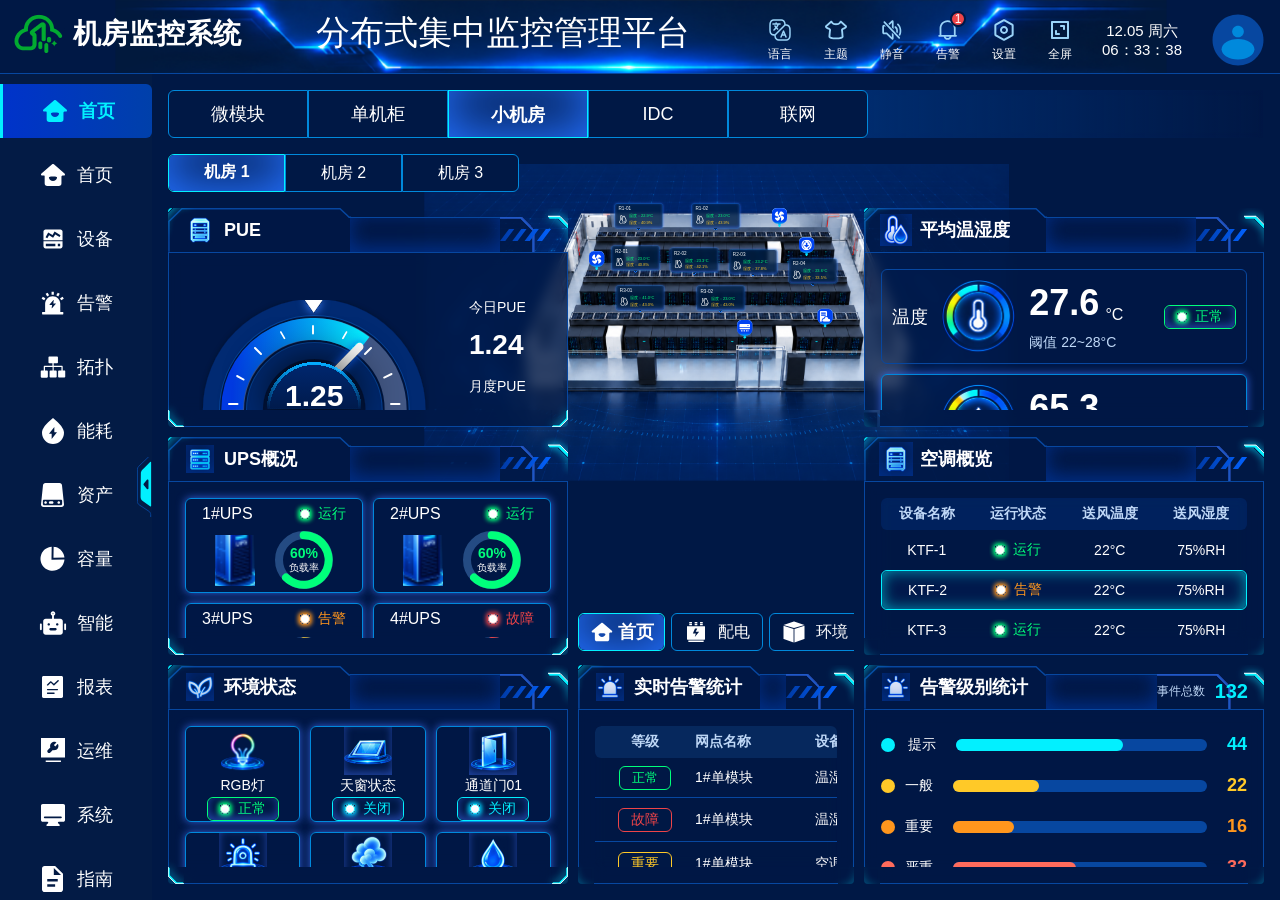
<file: output/index.html>
<!DOCTYPE html><html lang="zh-CN"><head><meta charset="UTF-8"><meta name="viewport" content="width=device-width, initial-scale=1"><title>机房监控系统 · 小机房</title><link rel="stylesheet" href="styles.css"></head><body><main id="dashboard"><header><div class="border-[#0747a0] border-b border-solid content-stretch flex h-[74px] items-start justify-between overflow-clip pb-[4px] pt-[10px] px-[12px] relative w-[1920px]" data-node-id="162:7759" data-name="header"><div class="-translate-x-1/2 absolute h-[76px] left-[calc(50%+0.5px)] top-0 w-[1051px]" data-node-id="76:904" data-name="head_bg 1"><img alt="" class="absolute inset-0 max-w-none object-cover pointer-events-none size-full" src="assets/162_7759_5a623.png"></div><div class="content-stretch flex flex-[1_0_0] gap-[8px] items-center min-w-px relative" data-node-id="63:815"><div class="h-[48px] overflow-clip relative shrink-0 w-[53px]" data-node-id="65:934"><div class="absolute aspect-[132/48] bottom-0 left-0 top-0" data-node-id="65:932" data-name="image 28"><img alt="" class="absolute inset-0 max-w-none object-cover pointer-events-none size-full" src="assets/162_7759_57949.png"></div></div><p class="[word-break:break-word] font-['Noto_Sans_SC:Bold'] font-bold leading-[normal] relative shrink-0 text-[28px] text-white whitespace-nowrap" data-node-id="63:52">机房监控系统</p></div><p class="[word-break:break-word] font-['PingFang_SC:Medium'] leading-[normal] not-italic relative shrink-0 text-[34px] text-shadow-[0px_0px_10px_#0090ff] text-white whitespace-nowrap" data-node-id="63:54">分布式集中监控管理平台</p><div class="content-stretch flex flex-[1_0_0] gap-[24px] items-center justify-end min-w-px relative" data-node-id="63:716"><div class="content-stretch flex flex-col gap-[4px] items-center relative shrink-0 w-[32px]" data-node-id="63:712" data-name="btn" tabindex="0" role="button" aria-label="语言" style="cursor: pointer;"><div class="relative shrink-0 size-[24px]" data-node-id="60:17" data-name="icon_lang"><img alt="" class="absolute block inset-0 max-w-none size-full" src="assets/162_7759_76613.svg"></div><p class="[word-break:break-word] font-['PingFang_SC:Regular'] leading-[normal] min-w-full not-italic relative shrink-0 text-[12px] text-center text-white w-[min-content]" data-node-id="63:58">语言</p></div><div class="content-stretch flex flex-col gap-[4px] items-center relative shrink-0 w-[32px]" data-node-id="63:754" data-name="btn" tabindex="0" role="button" aria-label="主题" style="cursor: pointer;"><div class="relative shrink-0 size-[24px]" data-node-id="I63:754;63:749" data-name="icon_lang"><img alt="" class="absolute block inset-0 max-w-none size-full" src="assets/162_7759_769c6.svg"></div><p class="[word-break:break-word] font-['PingFang_SC:Regular'] leading-[normal] min-w-full not-italic relative shrink-0 text-[12px] text-center text-white w-[min-content]" data-node-id="I63:754;63:58">主题</p></div><div class="content-stretch flex flex-col gap-[4px] items-center relative shrink-0 w-[32px]" data-node-id="63:763" data-name="btn" tabindex="0" role="button" aria-label="静音" style="cursor: pointer;"><div class="relative shrink-0 size-[24px]" data-node-id="I63:763;63:749" data-name="icon_lang"><img alt="" class="absolute block inset-0 max-w-none size-full" src="assets/162_7759_3c972.svg"></div><p class="[word-break:break-word] font-['PingFang_SC:Regular'] leading-[normal] min-w-full not-italic relative shrink-0 text-[12px] text-center text-white w-[min-content]" data-node-id="I63:763;63:58">静音</p></div><div class="content-stretch flex flex-col gap-[4px] items-center relative shrink-0 w-[32px]" data-node-id="63:768" data-name="btn"><div class="relative shrink-0 size-[24px]" data-node-id="I63:768;63:749" data-name="icon_lang"><img alt="" class="absolute block inset-0 max-w-none size-full" src="assets/162_7759_de69d.svg"></div><p class="[word-break:break-word] font-['PingFang_SC:Regular'] leading-[normal] min-w-full not-italic relative shrink-0 text-[12px] text-center text-white w-[min-content]" data-node-id="I63:768;63:58">告警</p><div class="absolute bg-[#ee4448] border-2 border-[#001845] border-solid content-stretch flex flex-col items-center justify-center right-[-2px] rounded-[24px] size-[16px] top-[-6.5px]" data-node-id="I63:768;83:3204" data-name="num_tip"><p class="[text-box-edge:cap_alphabetic] [text-box-trim:trim-both] [word-break:break-word] font-['DIN_Alternate:Bold'] leading-[normal] not-italic relative shrink-0 text-[12px] text-center text-white whitespace-nowrap" data-node-id="I63:768;83:3204;47:279">1</p></div></div><div class="content-stretch flex flex-col gap-[4px] items-center relative shrink-0 w-[32px]" data-node-id="63:774" data-name="btn" tabindex="0" role="button" aria-label="设置" style="cursor: pointer;"><div class="relative shrink-0 size-[24px]" data-node-id="I63:774;63:749" data-name="icon_lang"><img alt="" class="absolute block inset-0 max-w-none size-full" src="assets/162_7759_e7eb1.svg"></div><p class="[word-break:break-word] font-['PingFang_SC:Regular'] leading-[normal] min-w-full not-italic relative shrink-0 text-[12px] text-center text-white w-[min-content]" data-node-id="I63:774;63:58">设置</p></div><div class="content-stretch flex flex-col gap-[4px] items-center relative shrink-0 w-[32px]" data-node-id="63:779" data-name="btn" tabindex="0" role="button" aria-label="全屏" style="cursor: pointer;"><div class="relative shrink-0 size-[24px]" data-node-id="I63:779;63:749" data-name="icon_lang"><img alt="" class="absolute block inset-0 max-w-none size-full" src="assets/162_7759_7457d.svg"></div><p class="[word-break:break-word] font-['PingFang_SC:Regular'] leading-[normal] min-w-full not-italic relative shrink-0 text-[12px] text-center text-white w-[min-content]" data-node-id="I63:779;63:58">全屏</p></div><div class="[word-break:break-word] font-['DIN_Alternate:Bold'] leading-[0] not-italic relative shrink-0 text-[15px] text-center text-white w-[84px]" data-node-id="63:79"><p>10.19 周一</p><p>17：27：03</p></div><div class="relative shrink-0 size-[60px]" data-node-id="63:715" data-name="icon_headpic"><img alt="" class="absolute block inset-0 max-w-none size-full" src="assets/162_7759_a92bf.svg"></div></div></div></header><aside><div class="sidebar-bg"><div class="relative size-full" data-node-id="93:2523" data-name="left_bg"><div class="absolute bottom-0 h-[145px] left-0 mask-alpha mask-intersect mask-no-clip mask-no-repeat mask-position-[0px_3px] mask-size-[152px_142px] w-[152px]" data-node-id="93:2521" style="mask-image:url(&quot;assets/93_2523_b9368.svg&quot;)" data-name="image 48"><img alt="" class="absolute inset-0 max-w-none object-cover pointer-events-none size-full" src="assets/93_2523_3c2b1.png"></div></div></div><div class="content-stretch flex flex-col gap-[10px] items-start py-[10px] relative size-full" data-node-id="93:2189" data-name="left"><div class="bg-gradient-to-r border-[#02f0ff] border-l-3 border-solid content-stretch flex flex-col from-[#0033ca] h-[54px] items-center justify-center px-[24px] py-[12px] relative rounded-br-[6px] rounded-tr-[6px] shrink-0 to-[#0040aa] w-[152px]" data-node-id="I93:2189;93:2015"><div class="content-stretch flex gap-[10px] items-center relative shrink-0" data-node-id="I93:2189;93:2016"><div class="relative shrink-0 size-[28px]" data-node-id="I93:2189;93:2017" data-name="icon_首页"><img alt="" class="absolute block inset-0 max-w-none size-full" src="assets/93_2189_32807.svg"></div><p class="[word-break:break-word] font-['Noto_Sans_SC:Bold'] font-bold leading-[normal] relative shrink-0 text-[#02f0ff] text-[18px] whitespace-nowrap" data-node-id="I93:2189;93:2018">首页</p></div></div><div class="content-stretch flex gap-[10px] h-[54px] items-center justify-center relative shrink-0 w-full" data-node-id="I93:2189;93:2019" tabindex="0" role="button" aria-label="首页" style="cursor: pointer;"><div class="relative shrink-0 size-[28px]" data-node-id="I93:2189;93:2020" data-name="icon_首页"><img alt="" class="absolute block inset-0 max-w-none size-full" src="assets/93_2189_3b634.svg"></div><p class="[word-break:break-word] font-['Noto_Sans_SC:Medium'] font-medium leading-[normal] relative shrink-0 text-[18px] text-white whitespace-nowrap" data-node-id="I93:2189;93:2021">首页</p></div><div class="content-stretch flex gap-[10px] h-[54px] items-center justify-center relative shrink-0 w-full" data-node-id="I93:2189;138:1935" tabindex="0" role="button" aria-label="设备" style="cursor: pointer;"><div class="relative shrink-0 size-[28px]" data-node-id="60:39" data-name="icon_设备"><img alt="" class="absolute block inset-0 max-w-none size-full" src="assets/93_2189_1d3bb.svg"></div><p class="[word-break:break-word] font-['Noto_Sans_SC:Medium'] font-medium leading-[normal] relative shrink-0 text-[#f7fbff] text-[18px] whitespace-nowrap" data-node-id="I93:2189;138:1937">设备</p></div><div class="content-stretch flex gap-[10px] h-[54px] items-center justify-center relative shrink-0 w-full" data-node-id="I93:2189;93:2022" tabindex="0" role="button" aria-label="告警" style="cursor: pointer;"><div class="relative shrink-0 size-[28px]" data-node-id="I93:2189;93:2023" data-name="icon_告警"><img alt="" class="absolute block inset-0 max-w-none size-full" src="assets/93_2189_73fde.svg"></div><p class="[word-break:break-word] font-['Noto_Sans_SC:Medium'] font-medium leading-[normal] relative shrink-0 text-[18px] text-white whitespace-nowrap" data-node-id="I93:2189;93:2024">告警</p></div><div class="content-stretch flex gap-[10px] h-[54px] items-center justify-center relative shrink-0 w-full" data-node-id="I93:2189;93:2025" tabindex="0" role="button" aria-label="拓扑" style="cursor: pointer;"><div class="relative shrink-0 size-[28px]" data-node-id="I93:2189;93:2026" data-name="icon_拓扑"><img alt="" class="absolute block inset-0 max-w-none size-full" src="assets/93_2189_1f2bb.svg"></div><p class="[word-break:break-word] font-['Noto_Sans_SC:Medium'] font-medium leading-[normal] relative shrink-0 text-[18px] text-white whitespace-nowrap" data-node-id="I93:2189;93:2027">拓扑</p></div><div class="content-stretch flex gap-[10px] h-[54px] items-center justify-center relative shrink-0 w-full" data-node-id="I93:2189;93:2028" tabindex="0" role="button" aria-label="能耗" style="cursor: pointer;"><div class="relative shrink-0 size-[28px]" data-node-id="I93:2189;93:2029" data-name="icon_能耗"><img alt="" class="absolute block inset-0 max-w-none size-full" src="assets/93_2189_0e78a.svg"></div><p class="[word-break:break-word] font-['Noto_Sans_SC:Medium'] font-medium leading-[normal] relative shrink-0 text-[18px] text-white whitespace-nowrap" data-node-id="I93:2189;93:2030">能耗</p></div><div class="content-stretch flex gap-[10px] h-[54px] items-center justify-center relative shrink-0 w-full" data-node-id="I93:2189;93:2031" tabindex="0" role="button" aria-label="资产" style="cursor: pointer;"><div class="relative shrink-0 size-[28px]" data-node-id="I93:2189;93:2032" data-name="icon_资产"><img alt="" class="absolute block inset-0 max-w-none size-full" src="assets/93_2189_e14dc.svg"></div><p class="[word-break:break-word] font-['Noto_Sans_SC:Medium'] font-medium leading-[normal] relative shrink-0 text-[18px] text-white whitespace-nowrap" data-node-id="I93:2189;93:2033">资产</p></div><div class="content-stretch flex gap-[10px] h-[54px] items-center justify-center relative shrink-0 w-full" data-node-id="I93:2189;93:2034" tabindex="0" role="button" aria-label="容量" style="cursor: pointer;"><div class="relative shrink-0 size-[28px]" data-node-id="I93:2189;93:2035" data-name="icon_资产"><img alt="" class="absolute block inset-0 max-w-none size-full" src="assets/93_2189_bbbe4.svg"></div><p class="[word-break:break-word] font-['Noto_Sans_SC:Medium'] font-medium leading-[normal] relative shrink-0 text-[18px] text-white whitespace-nowrap" data-node-id="I93:2189;93:2036">容量</p></div><div class="content-stretch flex gap-[10px] h-[54px] items-center justify-center relative shrink-0 w-full" data-node-id="I93:2189;93:2037" tabindex="0" role="button" aria-label="智能" style="cursor: pointer;"><div class="relative shrink-0 size-[28px]" data-node-id="I93:2189;93:2038" data-name="icon_智能"><img alt="" class="absolute block inset-0 max-w-none size-full" src="assets/93_2189_59b05.svg"></div><p class="[word-break:break-word] font-['Noto_Sans_SC:Medium'] font-medium leading-[normal] relative shrink-0 text-[18px] text-white whitespace-nowrap" data-node-id="I93:2189;93:2039">智能</p></div><div class="content-stretch flex gap-[10px] h-[54px] items-center justify-center relative shrink-0 w-full" data-node-id="I93:2189;93:2040" tabindex="0" role="button" aria-label="报表" style="cursor: pointer;"><div class="relative shrink-0 size-[28px]" data-node-id="I93:2189;93:2041" data-name="icon_报表"><img alt="" class="absolute block inset-0 max-w-none size-full" src="assets/93_2189_26e9f.svg"></div><p class="[word-break:break-word] font-['Noto_Sans_SC:Medium'] font-medium leading-[normal] relative shrink-0 text-[18px] text-white whitespace-nowrap" data-node-id="I93:2189;93:2042">报表</p></div><div class="content-stretch flex gap-[10px] h-[54px] items-center justify-center relative shrink-0 w-full" data-node-id="I93:2189;93:2043" tabindex="0" role="button" aria-label="运维" style="cursor: pointer;"><div class="relative shrink-0 size-[28px]" data-node-id="I93:2189;93:2044" data-name="icon_运维"><img alt="" class="absolute block inset-0 max-w-none size-full" src="assets/93_2189_f619d.svg"></div><p class="[word-break:break-word] font-['Noto_Sans_SC:Medium'] font-medium leading-[normal] relative shrink-0 text-[18px] text-white whitespace-nowrap" data-node-id="I93:2189;93:2045">运维</p></div><div class="content-stretch flex gap-[10px] h-[54px] items-center justify-center relative shrink-0 w-full" data-node-id="I93:2189;93:2046" tabindex="0" role="button" aria-label="系统" style="cursor: pointer;"><div class="relative shrink-0 size-[28px]" data-node-id="I93:2189;93:2047" data-name="icon_系统"><img alt="" class="absolute block inset-0 max-w-none size-full" src="assets/93_2189_d83a8.svg"></div><p class="[word-break:break-word] font-['Noto_Sans_SC:Medium'] font-medium leading-[normal] relative shrink-0 text-[18px] text-white whitespace-nowrap" data-node-id="I93:2189;93:2048">系统</p></div><div class="content-stretch flex gap-[10px] h-[54px] items-center justify-center relative shrink-0 w-full" data-node-id="I93:2189;93:2049" tabindex="0" role="button" aria-label="指南" style="cursor: pointer;"><div class="relative shrink-0 size-[28px]" data-node-id="I93:2189;93:2050" data-name="icon_指南"><img alt="" class="absolute block inset-0 max-w-none size-full" src="assets/93_2189_c6d54.svg"></div><p class="[word-break:break-word] font-['Noto_Sans_SC:Medium'] font-medium leading-[normal] relative shrink-0 text-[18px] text-white whitespace-nowrap" data-node-id="I93:2189;93:2051">指南</p></div><div class="absolute h-[1041.5px] right-[-0.5px] top-0 w-[15.5px]" data-node-id="I93:2189;93:2052" data-name="Collapse/Expand_button" tabindex="0" role="button" aria-label="收起或展开导航" style="cursor: pointer;"><div class="absolute inset-[0_-1.72%_0_-3.23%]"><img alt="" class="block max-w-none size-full" src="assets/93_2189_cce13.svg"></div></div></div></aside><section id="workspace"><div id="room-scene"><div class="relative size-full" data-node-id="64:842" data-name="机房主视觉"><div class="-translate-x-1/2 absolute h-[996px] left-1/2 top-[-38px] w-[1769px]" data-node-id="64:843" data-name="小机房(无提示) 1"><img alt="" class="absolute inset-0 max-w-none object-cover pointer-events-none size-full" src="assets/64_842_343d0.png"></div><div class="absolute left-[584px] size-[48px] top-[133px]" data-node-id="85:622" data-name="设备_tip" tabindex="0" role="button" aria-label="查看设备详情" style="cursor: pointer;"><div class="absolute inset-[0_0_-20.25%_0]"><img alt="" class="block max-w-none size-full" src="assets/64_842_80f2c.svg"></div></div><div class="absolute left-[31px] size-[48px] top-[263px]" data-node-id="87:645" data-name="设备_tip" tabindex="0" role="button" aria-label="查看设备详情" style="cursor: pointer;"><div class="absolute inset-[0_0_-20.25%_0]"><img alt="" class="block max-w-none size-full" src="assets/64_842_0be5d.svg"></div></div><div class="absolute left-[666px] size-[48px] top-[221px]" data-node-id="87:630" data-name="设备_tip" tabindex="0" role="button" aria-label="查看设备详情" style="cursor: pointer;"><div class="absolute inset-[0_0_-20.25%_0]"><img alt="" class="block max-w-none size-full" src="assets/64_842_52b15.svg"></div></div><div class="absolute left-[722px] size-[48px] top-[437px]" data-node-id="87:635" data-name="设备_tip" tabindex="0" role="button" aria-label="查看设备详情" style="cursor: pointer;"><div class="absolute inset-[0_0_-20.25%_0]"><img alt="" class="block max-w-none size-full" src="assets/64_842_67f8c.svg"></div></div><div class="absolute left-[479px] size-[48px] top-[471px]" data-node-id="87:640" data-name="设备_tip" tabindex="0" role="button" aria-label="查看设备详情" style="cursor: pointer;"><div class="absolute inset-[0_0_-20.25%_0]"><img alt="" class="block max-w-none size-full" src="assets/64_842_25a63.svg"></div></div><div class="absolute border border-[#0089dc] border-solid content-stretch flex flex-col gap-[6px] items-start justify-center left-[110px] px-[10px] py-[6px] rounded-[6px] shadow-[0px_0px_8px_0px_rgba(64,112,254,0.8)] top-[120px] w-[145px]" data-node-id="64:839" data-name="card_tip" tabindex="0" role="button" aria-label="查看 R1-01" style="cursor: pointer;"><div aria-hidden="true" class="absolute backdrop-blur-[5px] bg-[rgba(1,32,71,0.8)] inset-0 pointer-events-none rounded-[6px]"></div><p class="[word-break:break-word] font-['Roboto:Medium'] font-medium leading-[normal] relative shrink-0 text-[14px] text-white whitespace-nowrap" data-node-id="63:648" style="font-variation-settings:&quot;wdth&quot; 100">R1-01</p><div class="content-stretch flex gap-[6px] items-center relative shrink-0 w-full" data-node-id="64:830"><div class="relative shrink-0 size-[26px]" data-node-id="92:936" data-name="icon_bubbl"><img alt="" class="absolute block inset-0 max-w-none size-full" src="assets/64_842_36135.svg"></div><div class="[word-break:break-word] content-stretch flex flex-[1_0_0] flex-col font-['Noto_Sans_SC:Medium'] font-medium gap-[4px] items-start leading-[normal] min-w-px relative text-[12px] whitespace-nowrap" data-node-id="64:829"><p class="relative shrink-0 text-[#00ff7b]" data-node-id="63:652">温度：22.9°C</p><p class="relative shrink-0 text-[#ffc928]" data-node-id="63:653">湿度：40.9%</p></div></div><div class="-translate-x-1/2 absolute bottom-[-6px] flex h-[6.75px] items-center justify-center left-[calc(50%-0.3px)] w-[10.392px]" data-node-id="65:1056"><div class="-scale-y-100 flex-none"><div class="h-[6.75px] relative w-[10.392px]"><div class="absolute inset-[18.94%_0_-29.63%_0]"><img alt="" class="block max-w-none size-full" src="assets/64_842_88883.svg"></div></div></div></div><div class="absolute inset-0 pointer-events-none rounded-[inherit] shadow-[inset_0px_-3px_8px_0px_rgba(64,112,254,0.5)]"></div></div><div class="absolute border border-[#0089dc] border-solid content-stretch flex flex-col gap-[6px] items-start justify-center left-[100px] px-[10px] py-[6px] rounded-[6px] shadow-[0px_0px_8px_0px_rgba(64,112,254,0.8)] top-[248px] w-[145px]" data-node-id="85:493" data-name="card_tip" tabindex="0" role="button" aria-label="查看 R2-01" style="cursor: pointer;"><div aria-hidden="true" class="absolute backdrop-blur-[5px] bg-[rgba(1,32,71,0.8)] inset-0 pointer-events-none rounded-[6px]"></div><p class="[word-break:break-word] font-['Roboto:Medium'] font-medium leading-[normal] relative shrink-0 text-[14px] text-white whitespace-nowrap" data-node-id="I85:493;63:648" style="font-variation-settings:&quot;wdth&quot; 100">R2-01</p><div class="content-stretch flex gap-[6px] items-center relative shrink-0 w-full" data-node-id="I85:493;64:830"><div class="relative shrink-0 size-[26px]" data-node-id="I85:493;92:936" data-name="icon_bubbl"><img alt="" class="absolute block inset-0 max-w-none size-full" src="assets/64_842_36135.svg"></div><div class="[word-break:break-word] content-stretch flex flex-[1_0_0] flex-col font-['Noto_Sans_SC:Medium'] font-medium gap-[4px] items-start leading-[normal] min-w-px relative text-[12px] whitespace-nowrap" data-node-id="I85:493;64:829"><p class="relative shrink-0 text-[#00ff7b]" data-node-id="I85:493;63:652">温度：23.0°C</p><p class="relative shrink-0 text-[#ffc928]" data-node-id="I85:493;63:653">湿度：40.8%</p></div></div><div class="-translate-x-1/2 absolute bottom-[-6px] flex h-[6.75px] items-center justify-center left-[calc(50%-0.3px)] w-[10.392px]" data-node-id="I85:493;65:1056"><div class="-scale-y-100 flex-none"><div class="h-[6.75px] relative w-[10.392px]"><div class="absolute inset-[18.94%_0_-29.63%_0]"><img alt="" class="block max-w-none size-full" src="assets/64_842_88883.svg"></div></div></div></div><div class="absolute inset-0 pointer-events-none rounded-[inherit] shadow-[inset_0px_-3px_8px_0px_rgba(64,112,254,0.5)]"></div></div><div class="absolute border border-[#0089dc] border-solid content-stretch flex flex-col gap-[6px] items-start justify-center left-[114px] px-[10px] py-[6px] rounded-[6px] shadow-[0px_0px_8px_0px_rgba(64,112,254,0.8)] top-[368px] w-[145px]" data-node-id="85:574" data-name="card_tip" tabindex="0" role="button" aria-label="查看 R3-01" style="cursor: pointer;"><div aria-hidden="true" class="absolute backdrop-blur-[5px] bg-[rgba(1,32,71,0.8)] inset-0 pointer-events-none rounded-[6px]"></div><p class="[word-break:break-word] font-['Roboto:Medium'] font-medium leading-[normal] relative shrink-0 text-[14px] text-white whitespace-nowrap" data-node-id="I85:574;63:648" style="font-variation-settings:&quot;wdth&quot; 100">R3-01</p><div class="content-stretch flex gap-[6px] items-center relative shrink-0 w-full" data-node-id="I85:574;64:830"><div class="relative shrink-0 size-[26px]" data-node-id="I85:574;92:936" data-name="icon_bubbl"><img alt="" class="absolute block inset-0 max-w-none size-full" src="assets/64_842_36135.svg"></div><div class="[word-break:break-word] content-stretch flex flex-[1_0_0] flex-col font-['Noto_Sans_SC:Medium'] font-medium gap-[4px] items-start leading-[normal] min-w-px relative text-[12px] whitespace-nowrap" data-node-id="I85:574;64:829"><p class="relative shrink-0 text-[#00ff7b]" data-node-id="I85:574;63:652">温度：41.0°C</p><p class="relative shrink-0 text-[#ffc928]" data-node-id="I85:574;63:653">湿度：43.0%</p></div></div><div class="-translate-x-1/2 absolute bottom-[-6px] flex h-[6.75px] items-center justify-center left-[calc(50%-0.3px)] w-[10.392px]" data-node-id="I85:574;65:1056"><div class="-scale-y-100 flex-none"><div class="h-[6.75px] relative w-[10.392px]"><div class="absolute inset-[18.94%_0_-29.63%_0]"><img alt="" class="block max-w-none size-full" src="assets/64_842_88883.svg"></div></div></div></div><div class="absolute inset-0 pointer-events-none rounded-[inherit] shadow-[inset_0px_-3px_8px_0px_rgba(64,112,254,0.5)]"></div></div><div class="absolute border border-[#0089dc] border-solid content-stretch flex flex-col gap-[6px] items-start justify-center left-[278px] px-[10px] py-[6px] rounded-[6px] shadow-[0px_0px_8px_0px_rgba(64,112,254,0.8)] top-[254px] w-[145px]" data-node-id="85:530" data-name="card_tip" tabindex="0" role="button" aria-label="查看 R2-02" style="cursor: pointer;"><div aria-hidden="true" class="absolute backdrop-blur-[5px] bg-[rgba(1,32,71,0.8)] inset-0 pointer-events-none rounded-[6px]"></div><p class="[word-break:break-word] font-['Roboto:Medium'] font-medium leading-[normal] relative shrink-0 text-[14px] text-white whitespace-nowrap" data-node-id="I85:530;63:648" style="font-variation-settings:&quot;wdth&quot; 100">R2-02</p><div class="content-stretch flex gap-[6px] items-center relative shrink-0 w-full" data-node-id="I85:530;64:830"><div class="relative shrink-0 size-[26px]" data-node-id="I85:530;92:936" data-name="icon_bubbl"><img alt="" class="absolute block inset-0 max-w-none size-full" src="assets/64_842_36135.svg"></div><div class="[word-break:break-word] content-stretch flex flex-[1_0_0] flex-col font-['Noto_Sans_SC:Medium'] font-medium gap-[4px] items-start leading-[normal] min-w-px relative text-[12px] whitespace-nowrap" data-node-id="I85:530;64:829"><p class="relative shrink-0 text-[#00ff7b]" data-node-id="I85:530;63:652">温度：23.3°C</p><p class="relative shrink-0 text-[#ffc928]" data-node-id="I85:530;63:653">湿度：42.1%</p></div></div><div class="-translate-x-1/2 absolute bottom-[-6px] flex h-[6.75px] items-center justify-center left-[calc(50%-0.3px)] w-[10.392px]" data-node-id="I85:530;65:1056"><div class="-scale-y-100 flex-none"><div class="h-[6.75px] relative w-[10.392px]"><div class="absolute inset-[18.94%_0_-29.63%_0]"><img alt="" class="block max-w-none size-full" src="assets/64_842_88883.svg"></div></div></div></div><div class="absolute inset-0 pointer-events-none rounded-[inherit] shadow-[inset_0px_-3px_8px_0px_rgba(64,112,254,0.5)]"></div></div><div class="absolute border border-[#0089dc] border-solid content-stretch flex flex-col gap-[6px] items-start justify-center left-[358px] px-[10px] py-[6px] rounded-[6px] shadow-[0px_0px_8px_0px_rgba(64,112,254,0.8)] top-[369px] w-[145px]" data-node-id="85:585" data-name="card_tip" tabindex="0" role="button" aria-label="查看 R3-02" style="cursor: pointer;"><div aria-hidden="true" class="absolute backdrop-blur-[5px] bg-[rgba(1,32,71,0.8)] inset-0 pointer-events-none rounded-[6px]"></div><p class="[word-break:break-word] font-['Roboto:Medium'] font-medium leading-[normal] relative shrink-0 text-[14px] text-white whitespace-nowrap" data-node-id="I85:585;63:648" style="font-variation-settings:&quot;wdth&quot; 100">R3-02</p><div class="content-stretch flex gap-[6px] items-center relative shrink-0 w-full" data-node-id="I85:585;64:830"><div class="relative shrink-0 size-[26px]" data-node-id="I85:585;92:936" data-name="icon_bubbl"><img alt="" class="absolute block inset-0 max-w-none size-full" src="assets/64_842_36135.svg"></div><div class="[word-break:break-word] content-stretch flex flex-[1_0_0] flex-col font-['Noto_Sans_SC:Medium'] font-medium gap-[4px] items-start leading-[normal] min-w-px relative text-[12px] whitespace-nowrap" data-node-id="I85:585;64:829"><p class="relative shrink-0 text-[#00ff7b]" data-node-id="I85:585;63:652">温度：23.0°C</p><p class="relative shrink-0 text-[#ffc928]" data-node-id="I85:585;63:653">湿度：43.0%</p></div></div><div class="-translate-x-1/2 absolute bottom-[-6px] flex h-[6.75px] items-center justify-center left-[calc(50%-0.3px)] w-[10.392px]" data-node-id="I85:585;65:1056"><div class="-scale-y-100 flex-none"><div class="h-[6.75px] relative w-[10.392px]"><div class="absolute inset-[18.94%_0_-29.63%_0]"><img alt="" class="block max-w-none size-full" src="assets/64_842_88883.svg"></div></div></div></div><div class="absolute inset-0 pointer-events-none rounded-[inherit] shadow-[inset_0px_-3px_8px_0px_rgba(64,112,254,0.5)]"></div></div><div class="absolute border border-[#0089dc] border-solid content-stretch flex flex-col gap-[6px] items-start justify-center left-[456px] px-[10px] py-[6px] rounded-[6px] shadow-[0px_0px_8px_0px_rgba(64,112,254,0.8)] top-[259px] w-[145px]" data-node-id="85:541" data-name="card_tip" tabindex="0" role="button" aria-label="查看 R2-03" style="cursor: pointer;"><div aria-hidden="true" class="absolute backdrop-blur-[5px] bg-[rgba(1,32,71,0.8)] inset-0 pointer-events-none rounded-[6px]"></div><p class="[word-break:break-word] font-['Roboto:Medium'] font-medium leading-[normal] relative shrink-0 text-[14px] text-white whitespace-nowrap" data-node-id="I85:541;63:648" style="font-variation-settings:&quot;wdth&quot; 100">R2-03</p><div class="content-stretch flex gap-[6px] items-center relative shrink-0 w-full" data-node-id="I85:541;64:830"><div class="relative shrink-0 size-[26px]" data-node-id="I85:541;92:936" data-name="icon_bubbl"><img alt="" class="absolute block inset-0 max-w-none size-full" src="assets/64_842_36135.svg"></div><div class="[word-break:break-word] content-stretch flex flex-[1_0_0] flex-col font-['Noto_Sans_SC:Medium'] font-medium gap-[4px] items-start leading-[normal] min-w-px relative text-[12px] whitespace-nowrap" data-node-id="I85:541;64:829"><p class="relative shrink-0 text-[#00ff7b]" data-node-id="I85:541;63:652">温度：23.2°C</p><p class="relative shrink-0 text-[#ffc928]" data-node-id="I85:541;63:653">湿度：37.8%</p></div></div><div class="-translate-x-1/2 absolute bottom-[-6px] flex h-[6.75px] items-center justify-center left-[calc(50%-0.3px)] w-[10.392px]" data-node-id="I85:541;65:1056"><div class="-scale-y-100 flex-none"><div class="h-[6.75px] relative w-[10.392px]"><div class="absolute inset-[18.94%_0_-29.63%_0]"><img alt="" class="block max-w-none size-full" src="assets/64_842_88883.svg"></div></div></div></div><div class="absolute inset-0 pointer-events-none rounded-[inherit] shadow-[inset_0px_-3px_8px_0px_rgba(64,112,254,0.5)]"></div></div><div class="absolute border border-[#0089dc] border-solid content-stretch flex flex-col gap-[6px] items-start justify-center left-[637px] px-[10px] py-[6px] rounded-[6px] shadow-[0px_0px_8px_0px_rgba(64,112,254,0.8)] top-[287px] w-[145px]" data-node-id="85:552" data-name="card_tip" tabindex="0" role="button" aria-label="查看 R2-04" style="cursor: pointer;"><div aria-hidden="true" class="absolute backdrop-blur-[5px] bg-[rgba(1,32,71,0.8)] inset-0 pointer-events-none rounded-[6px]"></div><p class="[word-break:break-word] font-['Roboto:Medium'] font-medium leading-[normal] relative shrink-0 text-[14px] text-white whitespace-nowrap" data-node-id="I85:552;63:648" style="font-variation-settings:&quot;wdth&quot; 100">R2-04</p><div class="content-stretch flex gap-[6px] items-center relative shrink-0 w-full" data-node-id="I85:552;64:830"><div class="relative shrink-0 size-[26px]" data-node-id="I85:552;92:936" data-name="icon_bubbl"><img alt="" class="absolute block inset-0 max-w-none size-full" src="assets/64_842_36135.svg"></div><div class="[word-break:break-word] content-stretch flex flex-[1_0_0] flex-col font-['Noto_Sans_SC:Medium'] font-medium gap-[4px] items-start leading-[normal] min-w-px relative text-[12px] whitespace-nowrap" data-node-id="I85:552;64:829"><p class="relative shrink-0 text-[#00ff7b]" data-node-id="I85:552;63:652">温度：23.6°C</p><p class="relative shrink-0 text-[#ffc928]" data-node-id="I85:552;63:653">湿度：33.5%</p></div></div><div class="-translate-x-1/2 absolute bottom-[-6px] flex h-[6.75px] items-center justify-center left-[calc(50%-0.3px)] w-[10.392px]" data-node-id="I85:552;65:1056"><div class="-scale-y-100 flex-none"><div class="h-[6.75px] relative w-[10.392px]"><div class="absolute inset-[18.94%_0_-29.63%_0]"><img alt="" class="block max-w-none size-full" src="assets/64_842_88883.svg"></div></div></div></div><div class="absolute inset-0 pointer-events-none rounded-[inherit] shadow-[inset_0px_-3px_8px_0px_rgba(64,112,254,0.5)]"></div></div><div class="absolute border border-[#0089dc] border-solid content-stretch flex flex-col gap-[6px] items-start justify-center left-[343px] px-[10px] py-[6px] rounded-[6px] shadow-[0px_0px_8px_0px_rgba(64,112,254,0.8)] top-[120px] w-[145px]" data-node-id="84:470" data-name="card_tip" tabindex="0" role="button" aria-label="查看 R1-02" style="cursor: pointer;"><div aria-hidden="true" class="absolute backdrop-blur-[5px] bg-[rgba(1,32,71,0.8)] inset-0 pointer-events-none rounded-[6px]"></div><p class="[word-break:break-word] font-['Roboto:Medium'] font-medium leading-[normal] relative shrink-0 text-[14px] text-white whitespace-nowrap" data-node-id="I84:470;63:648" style="font-variation-settings:&quot;wdth&quot; 100">R1-02</p><div class="content-stretch flex gap-[6px] items-center relative shrink-0 w-full" data-node-id="I84:470;64:830"><div class="relative shrink-0 size-[26px]" data-node-id="I84:470;92:936" data-name="icon_bubbl"><img alt="" class="absolute block inset-0 max-w-none size-full" src="assets/64_842_36135.svg"></div><div class="[word-break:break-word] content-stretch flex flex-[1_0_0] flex-col font-['Noto_Sans_SC:Medium'] font-medium gap-[4px] items-start leading-[normal] min-w-px relative text-[12px] whitespace-nowrap" data-node-id="I84:470;64:829"><p class="relative shrink-0 text-[#00ff7b]" data-node-id="I84:470;63:652">温度：23.0°C</p><p class="relative shrink-0 text-[#ffc928]" data-node-id="I84:470;63:653">湿度：43.9%</p></div></div><div class="-translate-x-1/2 absolute bottom-[-6px] flex h-[6.75px] items-center justify-center left-[calc(50%-0.3px)] w-[10.392px]" data-node-id="I84:470;65:1056"><div class="-scale-y-100 flex-none"><div class="h-[6.75px] relative w-[10.392px]"><div class="absolute inset-[18.94%_0_-29.63%_0]"><img alt="" class="block max-w-none size-full" src="assets/64_842_88883.svg"></div></div></div></div><div class="absolute inset-0 pointer-events-none rounded-[inherit] shadow-[inset_0px_-3px_8px_0px_rgba(64,112,254,0.5)]"></div></div></div></div><nav id="categories"><div class="backdrop-blur-[2.5px] content-stretch flex items-center relative w-[1888px]" data-node-id="140:6640" style="background-image:linear-gradient(90deg, rgba(0, 52, 126, 0) 0%, rgba(0, 52, 126, 0.8) 30%, rgba(0, 52, 126, 0.8) 60%, rgba(0, 52, 126, 0) 100%)" data-name="二级导航"><div class="bg-[#001845] border border-[#0089dc] border-solid content-stretch flex h-[48px] items-center justify-center overflow-clip relative rounded-bl-[6px] rounded-tl-[6px] shrink-0 w-[140px]" data-node-id="140:6685" data-name="二级导航" tabindex="0" role="button" aria-label="微模块" style="cursor: pointer;"><p class="[word-break:break-word] font-['Noto_Sans_SC:Medium'] font-medium leading-[normal] relative shrink-0 text-[18px] text-center text-white whitespace-nowrap" data-node-id="I140:6685;140:6678">微模块</p></div><div class="bg-[#001845] border border-[#0089dc] border-solid content-stretch flex h-[48px] items-center justify-center overflow-clip relative shrink-0 w-[140px]" data-node-id="152:6865" data-name="二级导航" tabindex="0" role="button" aria-label="单机柜" style="cursor: pointer;"><p class="[word-break:break-word] font-['Noto_Sans_SC:Medium'] font-medium leading-[normal] relative shrink-0 text-[18px] text-center text-white whitespace-nowrap" data-node-id="I152:6865;140:6678">单机柜</p></div><div class="bg-[#001845] border border-[#02f0ff] border-solid content-stretch flex gap-[10px] h-[48px] items-center justify-center overflow-clip relative shrink-0 w-[140px]" id="node-140_6682"><div class="flex-[1_0_0] h-full min-w-px pointer-events-none relative" data-node-id="140:6680"><div aria-hidden="true" class="absolute bg-[#001845] inset-0"></div><div class="absolute inset-0 rounded-[inherit] shadow-[inset_0px_-10px_50px_0px_#2370ff]"></div></div><p class="-translate-x-1/2 [word-break:break-word] absolute font-['Noto_Sans_SC:Black'] font-black leading-[normal] left-1/2 text-[18px] text-center text-shadow-[0px_0px_8px_black] text-white top-[calc(50%-11px)] whitespace-nowrap" data-node-id="140:6681">小机房</p></div><div class="bg-[#001845] border border-[#0089dc] border-solid content-stretch flex h-[48px] items-center justify-center overflow-clip relative shrink-0 w-[140px]" data-node-id="140:6709" data-name="二级导航" tabindex="0" role="button" aria-label="IDC" style="cursor: pointer;"><p class="[word-break:break-word] font-['Noto_Sans_SC:Medium'] font-medium leading-[normal] relative shrink-0 text-[18px] text-center text-white whitespace-nowrap" data-node-id="I140:6709;140:6678">IDC</p></div><div class="bg-[#001845] border border-[#0089dc] border-solid content-stretch flex h-[48px] items-center justify-center overflow-clip relative rounded-br-[6px] rounded-tr-[6px] shrink-0 w-[140px]" data-node-id="140:6714" data-name="二级导航" tabindex="0" role="button" aria-label="联网" style="cursor: pointer;"><p class="[word-break:break-word] font-['Noto_Sans_SC:Medium'] font-medium leading-[normal] relative shrink-0 text-[18px] text-center text-white whitespace-nowrap" data-node-id="I140:6714;140:6678">联网</p></div></div></nav><nav id="rooms"><div class="content-stretch flex items-center relative w-[1888px]" data-node-id="140:6719" data-name="三级导航"><div class="bg-[#001845] border border-[#02f0ff] border-solid content-stretch flex gap-[10px] h-[38px] items-center justify-center overflow-clip relative rounded-bl-[6px] rounded-tl-[6px] shrink-0" data-node-id="140:6770" data-name="三级导航" tabindex="0" role="button" aria-label="切换机房 1" style="cursor: pointer;"><div class="h-full pointer-events-none relative shrink-0 w-[115px]" data-node-id="I140:6770;140:6763" data-name="点亮"><div aria-hidden="true" class="absolute bg-[#001845] inset-0"></div><div class="absolute inset-0 rounded-[inherit] shadow-[inset_0px_-10px_45px_0px_#2370ff]"></div></div><p class="-translate-x-1/2 [word-break:break-word] absolute font-['Noto_Sans_SC:Black'] font-black leading-[normal] left-[calc(50%+0.5px)] text-[16px] text-center text-shadow-[0px_0px_8px_black] text-white top-[calc(50%-11px)] whitespace-nowrap" data-node-id="I140:6770;140:6764">机房 1</p></div><div class="bg-[#001845] border border-[#0089dc] border-solid content-stretch flex h-[38px] items-center justify-center overflow-clip px-[32px] relative shrink-0" id="node-140_6767" tabindex="0" role="button" aria-label="切换机房 2" style="cursor: pointer;"><p class="[word-break:break-word] leading-[normal] text-[16px] text-center text-white whitespace-nowrap font-[&quot;Noto_Sans_SC:Medium&quot;] font-medium relative shrink-0" id="node-140_6766">机房 2</p></div><div class="bg-[#001845] border border-[#0089dc] border-solid content-stretch flex h-[38px] items-center justify-center overflow-clip px-[32px] relative rounded-br-[6px] rounded-tr-[6px] shrink-0" data-node-id="140:6806" data-name="三级导航" tabindex="0" role="button" aria-label="切换机房 3" style="cursor: pointer;"><p class="[word-break:break-word] font-['Noto_Sans_SC:Medium'] font-medium leading-[normal] relative shrink-0 text-[16px] text-center text-white whitespace-nowrap" data-node-id="I140:6806;140:6766">机房 3</p></div></div></nav><div id="panels"><section id="left-panels"><div class="content-stretch flex flex-col gap-[10px] items-start relative size-full" data-node-id="64:824" data-name="左侧区面板"><div class="content-stretch flex flex-[1_0_0] flex-col items-center min-h-px relative rounded-[4px] w-full" data-node-id="63:155" data-name="PUE"><div class="border-[#0747a0] border-b border-solid content-stretch flex items-center overflow-clip relative shrink-0 w-full" data-node-id="73:378" data-name="box-top"><div class="content-stretch flex gap-[8px] h-[44px] items-center px-[16px] relative shrink-0 w-[182px]" data-node-id="81:2552" data-name="左侧标题"><div class="absolute h-[45px] left-0 top-[0.5px] w-[183.5px]" data-node-id="81:2167"><img alt="" class="absolute block inset-0 max-w-none size-full" src="assets/64_824_4112c.svg"></div><div class="absolute h-[43px] left-px top-px w-[182.5px]" data-node-id="71:118"><div class="absolute inset-[-1.74%_0_0_-0.41%]"><img alt="" class="block max-w-none size-full" src="assets/64_824_b3fdd.svg"></div></div><div class="absolute h-[25.667px] left-0 top-0 w-[23.756px]" data-node-id="72:239" data-name="角标"><div class="absolute inset-[-31.17%_-33.67%_-31.17%_-33.68%]"><img alt="" class="block max-w-none size-full" src="assets/64_824_3bde4.svg"></div></div><div class="relative shrink-0 size-[32px]" data-node-id="93:2542" data-name="icn_PUE"><div class="-translate-y-1/2 absolute aspect-[36/36] left-[-3.13%] right-[-3.13%] top-1/2" data-node-id="93:2531" data-name="image 50"><img alt="" class="absolute inset-0 max-w-none object-cover pointer-events-none size-full" src="assets/64_824_2bc60.png"></div></div><p class="[word-break:break-word] font-['Noto_Sans_SC:Bold'] font-bold leading-[normal] relative shrink-0 text-[18px] text-white whitespace-nowrap" data-node-id="63:163">PUE</p></div><div class="content-stretch flex flex-[1_0_0] h-[44px] items-center justify-end min-w-px pt-[9px] relative" data-node-id="72:353" data-name="右侧点缀"><div class="border-[#0747a0] border-solid border-t-[1.5px] content-stretch flex flex-[1_0_0] flex-col h-full items-end justify-center min-w-px pointer-events-none pr-[16px] relative" data-node-id="81:2787" data-name="占位宽（自适应）"><div aria-hidden="true" class="absolute backdrop-blur-[25px] bg-[rgba(0,24,69,0.8)] inset-0"></div><div class="absolute inset-0 rounded-[inherit] shadow-[inset_0px_-5px_20px_0px_rgba(0,71,207,0.5)]"></div></div><div class="content-stretch flex flex-col gap-[10px] h-full items-end justify-center overflow-clip pr-[16px] relative shrink-0" data-node-id="82:2873" data-name="文字和图标"><div class="absolute h-[37.947px] right-[0.06px] top-[-0.42px] w-[140.055px]" data-node-id="83:3121" data-name="背景框"><img alt="" class="absolute block inset-0 max-w-none size-full" src="assets/64_824_709c3.svg"></div><div class="content-stretch flex flex-[1_0_0] flex-col items-center justify-center min-h-px relative" data-node-id="83:3090" data-name="图标"><div class="h-[12px] relative shrink-0 w-[52.117px]" data-node-id="82:2874" data-name="Union"><img alt="" class="absolute block inset-0 max-w-none size-full" src="assets/64_824_67910.svg"></div></div></div></div><div class="absolute h-[25.667px] right-[0.24px] top-[8px] w-[23.756px]" data-node-id="72:233" data-name="角标"><div class="absolute inset-[-31.17%_-33.67%_-31.17%_-33.68%]"><img alt="" class="block max-w-none size-full" src="assets/64_824_466ff.svg"></div></div></div><div class="backdrop-blur-[6px] bg-[rgba(0,24,69,0.8)] border-[#0747a0] border-l-[1.5px] border-r-[1.5px] border-solid content-stretch flex flex-[1_0_0] gap-[40px] items-center justify-center min-h-px overflow-clip pt-[16px] px-[16px] relative w-full" data-node-id="71:81" data-panel-body tabindex="0" aria-label="PUE内容" data-name="box-center"><div class="content-stretch flex flex-col gap-[10px] h-full items-center justify-center relative shrink-0" data-node-id="71:123"><div class="h-[110px] overflow-clip relative shrink-0 w-[230px]" data-node-id="63:168" data-name="PUE_Gauge"><img src="assets/64_824_b1253.svg" alt="" data-node-id="63:169" style="position: absolute; left: 0px; top: 0px; width: 230px; height: 110px;"><img src="assets/64_824_289f5.svg" alt="" data-node-id="83:3230" style="position: absolute; left: 19.8735px; top: 15.0865px; width: 190.698px; height: 94.9135px;"><img src="assets/64_824_d7b22.svg" alt="" data-node-id="83:3236" style="position: absolute; left: 20.8735px; top: 16.0865px; width: 188.698px; height: 93.9135px;"><img src="assets/64_824_27e4d.svg" alt="" data-node-id="83:3228" style="position: absolute; left: 17.8735px; top: 13.0865px; width: 194.698px; height: 96.9135px;"><img src="assets/64_824_19f05.svg" alt="" data-node-id="63:170" style="position: absolute; left: 22.3799px; top: 17.5577px; width: 148.778px; height: 92.4423px;"><img src="assets/64_824_13ee8.svg" alt="" data-node-id="63:171" style="position: absolute; left: 99.0835px; top: 32.2998px; width: 76.4033px; height: 77.2537px;"><img src="assets/64_824_de6d5.svg" alt="" data-node-id="83:3223" style="position: absolute; left: 22.5742px; top: 17.1213px; width: 185.294px; height: 92.8787px;"><img src="assets/64_824_0cc30.svg" alt="" data-node-id="83:3238" style="position: absolute; left: 29.2002px; top: 102.654px; width: 10.48px; height: 2px;"><img src="assets/64_824_a299d.svg" alt="" data-node-id="84:442" style="position: absolute; left: 164.879px; top: 46.9601px; width: 7.99854px; height: 7.98108px;"><img src="assets/64_824_9433f.svg" alt="" data-node-id="84:446" style="position: absolute; left: 183.959px; top: 73.0389px; width: 9.6875px; height: 5.5752px;"><img src="assets/64_824_ef35a.svg" alt="" data-node-id="84:447" style="position: absolute; left: 36.6191px; top: 75.1542px; width: 9.6875px; height: 5.5752px;"><img src="assets/64_824_6928a.svg" alt="" data-node-id="84:444" style="position: absolute; left: 142.619px; top: 30.8074px; width: 6.24219px; height: 9.32666px;"><img src="assets/64_824_3de0c.svg" alt="" data-node-id="84:445" style="position: absolute; left: 81.1392px; top: 30.7313px; width: 6.24219px; height: 9.32666px;"><img src="assets/64_824_ccc6a.svg" alt="" data-node-id="84:443" style="position: absolute; left: 54.6392px; top: 46.5973px; width: 7.99854px; height: 7.98108px;"><img src="assets/64_824_e5048.svg" alt="" data-node-id="84:441" style="position: absolute; left: 112.94px; top: 24.3846px; width: 2px; height: 10.4615px;"><img src="assets/64_824_e03b6.svg" alt="" data-node-id="83:3233" style="position: absolute; left: 95.8198px; top: 0px; width: 38.3599px; height: 22.6923px;"><img src="assets/64_824_0cc30.svg" alt="" data-node-id="83:3239" style="position: absolute; left: 191.38px; top: 102.654px; width: 10.48px; height: 2px;"><p class="-translate-x-1/2 [text-box-edge:cap_alphabetic] [text-box-trim:trim-both] [word-break:break-word] absolute bottom-[-1.44%] font-['Roboto:Bold'] font-bold leading-[normal] left-[calc(50%+0.22px)] text-[30px] text-center text-white top-[71.21%] w-[153.823px]" data-node-id="63:172" style="font-variation-settings:&quot;wdth&quot; 100">1.25</p></div><p class="[word-break:break-word] font-['Noto_Sans_SC:Medium'] font-medium leading-[normal] relative shrink-0 text-[14px] text-white whitespace-nowrap" data-node-id="63:173">实时PUE</p></div><div class="[word-break:break-word] content-stretch flex flex-col gap-[17px] h-full items-start justify-center leading-[normal] relative shrink-0 text-white w-[68px]" data-node-id="71:80"><div class="content-stretch flex flex-col gap-[12px] items-start justify-center relative shrink-0 w-full" data-node-id="71:78"><p class="font-['Noto_Sans_SC:Medium'] font-medium min-w-full relative shrink-0 text-[14px] w-[min-content]" data-node-id="63:174">今日PUE</p><p class="[text-box-edge:cap_alphabetic] [text-box-trim:trim-both] font-['Roboto:Bold'] font-bold relative shrink-0 text-[28px] whitespace-nowrap" data-node-id="63:175" style="font-variation-settings:&quot;wdth&quot; 100">1.24</p></div><div class="content-stretch flex flex-col gap-[12px] items-start justify-center relative shrink-0 w-full" data-node-id="71:79"><p class="font-['Noto_Sans_SC:Medium'] font-medium min-w-full relative shrink-0 text-[14px] w-[min-content]" data-node-id="63:176">月度PUE</p><p class="[text-box-edge:cap_alphabetic] [text-box-trim:trim-both] font-['Roboto:Bold'] font-bold relative shrink-0 text-[28px] whitespace-nowrap" data-node-id="63:177" style="font-variation-settings:&quot;wdth&quot; 100">1.26</p></div></div></div><div class="content-stretch flex items-center justify-center relative shrink-0 w-full" data-node-id="73:379" data-name="box-bottom"><div class="h-[17px] relative shrink-0 w-[16px]" data-node-id="73:356" data-name="角标"><div class="absolute inset-[-47.06%_-50%]"><img alt="" class="block max-w-none size-full" src="assets/64_824_affb2.svg"></div></div><div class="flex flex-[1_0_0] flex-row items-center self-stretch" data-node-id="72:327"><div class="backdrop-blur-[6px] bg-[rgba(0,24,69,0.8)] border-[#0747a0] border-b-[1.5px] border-solid flex-[1_0_0] h-full min-w-px relative"></div></div><div class="h-[17px] relative shrink-0 w-[16px]" data-node-id="73:361" data-name="角标"><div class="absolute inset-[-47.06%_-50%]"><img alt="" class="block max-w-none size-full" src="assets/64_824_9c1d4.svg"></div></div></div></div><div class="content-stretch flex flex-[1_0_0] flex-col items-center min-h-px overflow-clip relative rounded-[4px] w-full" data-node-id="63:178" data-name="UPS概况"><div class="border-[#0747a0] border-b border-solid content-stretch flex items-center overflow-clip relative shrink-0 w-full" data-node-id="74:751" data-name="box-top"><div class="content-stretch flex gap-[8px] h-[44px] items-center px-[16px] relative shrink-0 w-[182px]" data-node-id="I74:751;81:2552" data-name="左侧标题"><div class="absolute h-[45px] left-0 top-[0.5px] w-[183.5px]" data-node-id="I74:751;81:2167"><img alt="" class="absolute block inset-0 max-w-none size-full" src="assets/64_824_4112c.svg"></div><div class="absolute h-[43px] left-px top-px w-[182.5px]" data-node-id="I74:751;71:118"><div class="absolute inset-[-1.74%_0_0_-0.41%]"><img alt="" class="block max-w-none size-full" src="assets/64_824_b3fdd.svg"></div></div><div class="absolute h-[25.667px] left-0 top-0 w-[23.756px]" data-node-id="I74:751;72:239" data-name="角标"><div class="absolute inset-[-31.17%_-33.67%_-31.17%_-33.68%]"><img alt="" class="block max-w-none size-full" src="assets/64_824_3bde4.svg"></div></div><div class="relative shrink-0 size-[32px]" data-node-id="I74:751;73:372" data-name="icon_sevice"><div class="-translate-y-1/2 absolute aspect-[32/32] left-[6.25%] pointer-events-none right-[6.25%] top-1/2" data-node-id="I74:751;73:372;93:2534" data-name="image 51"><img alt="" class="absolute inset-0 max-w-none object-cover size-full" src="assets/64_824_fb0cf.png"><div class="absolute inset-0 rounded-[inherit] shadow-[inset_0px_-5px_20px_0px_rgba(0,71,207,0.5)]"></div></div></div><p class="[word-break:break-word] font-['Noto_Sans_SC:Bold'] font-bold leading-[normal] relative shrink-0 text-[18px] text-white whitespace-nowrap" data-node-id="I74:751;63:163">UPS概况</p></div><div class="content-stretch flex flex-[1_0_0] h-[44px] items-center justify-end min-w-px pt-[9px] relative" data-node-id="I74:751;72:353" data-name="右侧点缀"><div class="border-[#0747a0] border-solid border-t-[1.5px] content-stretch flex flex-[1_0_0] flex-col h-full items-end justify-center min-w-px pointer-events-none pr-[16px] relative" data-node-id="I74:751;81:2787" data-name="占位宽（自适应）"><div aria-hidden="true" class="absolute backdrop-blur-[25px] bg-[rgba(0,24,69,0.8)] inset-0"></div><div class="absolute inset-0 rounded-[inherit] shadow-[inset_0px_-5px_20px_0px_rgba(0,71,207,0.5)]"></div></div><div class="content-stretch flex flex-col gap-[10px] h-full items-end justify-center overflow-clip pr-[16px] relative shrink-0" data-node-id="I74:751;82:2873" data-name="文字和图标"><div class="absolute h-[37.947px] right-[0.06px] top-[-0.42px] w-[140.055px]" data-node-id="I74:751;83:3121" data-name="背景框"><img alt="" class="absolute block inset-0 max-w-none size-full" src="assets/64_824_709c3.svg"></div><div class="content-stretch flex flex-[1_0_0] flex-col items-center justify-center min-h-px relative" data-node-id="I74:751;83:3090" data-name="图标"><div class="h-[12px] relative shrink-0 w-[52.117px]" data-node-id="I74:751;82:2874" data-name="Union"><img alt="" class="absolute block inset-0 max-w-none size-full" src="assets/64_824_67910.svg"></div></div></div></div><div class="absolute h-[25.667px] right-[0.24px] top-[8px] w-[23.756px]" data-node-id="I74:751;72:233" data-name="角标"><div class="absolute inset-[-31.17%_-33.67%_-31.17%_-33.68%]"><img alt="" class="block max-w-none size-full" src="assets/64_824_466ff.svg"></div></div></div><div class="backdrop-blur-[6px] bg-[rgba(0,24,69,0.8)] border-[#0747a0] border-l-[1.5px] border-r-[1.5px] border-solid flex-[1_0_0] gap-x-[10px] gap-y-[10px] grid grid-cols-[repeat(2,minmax(0,1fr))] grid-rows-[repeat(2,minmax(0,1fr))] min-h-px pt-[16px] px-[16px] relative w-full" data-node-id="73:491" data-panel-body tabindex="0" aria-label="UPS概况内容" data-name="box-center"><div class="border border-[#0089dc] border-solid content-stretch flex flex-col gap-[12px] items-center justify-self-stretch px-[16px] py-[6px] relative rounded-[6px] self-stretch shadow-[0px_0px_8px_0px_rgba(64,112,254,0.8)] shrink-0" data-node-id="73:450"><div class="content-stretch flex items-center justify-between relative shrink-0 w-full" data-node-id="73:410"><p class="[word-break:break-word] font-['Noto_Sans_SC:Medium'] font-medium leading-[normal] relative shrink-0 text-[16px] text-white whitespace-nowrap" data-node-id="73:411">1#UPS</p><div class="content-stretch flex gap-[8px] items-center relative rounded-[6px] shrink-0" data-node-id="73:567" data-name="状态"><div class="relative shrink-0 size-[10px]" data-node-id="I73:567;73:588"><div class="absolute inset-[-60%]"><img alt="" class="block max-w-none size-full" src="assets/64_824_f2df6.svg"></div></div><p class="[word-break:break-word] font-['PingFang_SC:Regular'] leading-[normal] not-italic relative shrink-0 text-[#00ff7b] text-[14px] whitespace-nowrap" data-node-id="I73:567;73:589">运行</p></div></div><div class="content-stretch flex flex-[1_0_0] gap-[20px] items-center justify-center min-h-px relative w-full" data-node-id="73:415"><div class="aspect-[733/938] h-full overflow-clip relative shrink-0" data-node-id="74:803" data-name="icon_UPS"><div class="-translate-x-1/2 absolute aspect-[110/98] bg-gradient-to-b bottom-[18.41%] from-[rgba(0,116,254,0)] left-[calc(50%+1px)] to-[rgba(0,116,254,0.2)] top-[17.54%]" data-node-id="I74:803;93:1132"></div><div class="-translate-x-1/2 absolute aspect-[1024/1536] bottom-[-31.94%] left-[calc(50%-0.49px)] top-[-31.81%]" data-node-id="I74:803;74:799" data-name="image 39"><img alt="" class="absolute inset-0 max-w-none object-cover pointer-events-none size-full" src="assets/64_824_c6583.png"></div></div><div class="border-8 border-[#244b83] border-solid content-stretch flex flex-col items-center justify-center relative rounded-[29px] shrink-0 size-[58px]" data-node-id="75:863" data-name="圆环进度条"><div class="absolute h-[50px] left-[3.32px] top-[-4px] w-[42.678px]" data-node-id="I75:863;75:828"><div class="absolute inset-[-8%_-9.37%]"><img alt="" class="block max-w-none size-full" src="assets/64_824_95989.svg"></div></div><p class="[word-break:break-word] font-['Inter:Bold'] font-bold leading-[normal] not-italic relative shrink-0 text-[#00ff7b] text-[14px] text-center whitespace-nowrap" data-node-id="I75:863;75:829">60%</p><p class="[word-break:break-word] font-['Noto_Sans_SC:Regular'] font-normal leading-[normal] relative shrink-0 text-[10px] text-white whitespace-nowrap" data-node-id="I75:863;75:830">负载率</p></div></div></div><div class="border border-[#0089dc] border-solid content-stretch flex flex-col gap-[12px] items-center justify-self-stretch px-[16px] py-[6px] relative rounded-[6px] self-stretch shadow-[0px_0px_8px_0px_rgba(64,112,254,0.8)] shrink-0" data-node-id="73:451"><div class="content-stretch flex items-center justify-between relative shrink-0 w-full" data-node-id="I73:451;73:410"><p class="[word-break:break-word] font-['Noto_Sans_SC:Medium'] font-medium leading-[normal] relative shrink-0 text-[16px] text-white whitespace-nowrap" data-node-id="I73:451;73:411">2#UPS</p><div class="content-stretch flex gap-[8px] items-center relative rounded-[6px] shrink-0" data-node-id="I73:451;73:567" data-name="状态"><div class="relative shrink-0 size-[10px]" data-node-id="I73:451;73:567;73:588"><div class="absolute inset-[-60%]"><img alt="" class="block max-w-none size-full" src="assets/64_824_f2df6.svg"></div></div><p class="[word-break:break-word] font-['PingFang_SC:Regular'] leading-[normal] not-italic relative shrink-0 text-[#00ff7b] text-[14px] whitespace-nowrap" data-node-id="I73:451;73:567;73:589">运行</p></div></div><div class="content-stretch flex flex-[1_0_0] gap-[20px] items-center justify-center min-h-px relative w-full" data-node-id="I73:451;73:415"><div class="aspect-[733/938] h-full overflow-clip relative shrink-0" data-node-id="I73:451;74:803" data-name="icon_UPS"><div class="-translate-x-1/2 absolute aspect-[110/98] bg-gradient-to-b bottom-[18.41%] from-[rgba(0,116,254,0)] left-[calc(50%+1px)] to-[rgba(0,116,254,0.2)] top-[17.54%]" data-node-id="I73:451;74:803;93:1132"></div><div class="-translate-x-1/2 absolute aspect-[1024/1536] bottom-[-31.94%] left-[calc(50%-0.49px)] top-[-31.81%]" data-node-id="I73:451;74:803;74:799" data-name="image 39"><img alt="" class="absolute inset-0 max-w-none object-cover pointer-events-none size-full" src="assets/64_824_c6583.png"></div></div><div class="border-8 border-[#244b83] border-solid content-stretch flex flex-col items-center justify-center relative rounded-[29px] shrink-0 size-[58px]" data-node-id="I73:451;75:863" data-name="圆环进度条"><div class="absolute h-[50px] left-[3.32px] top-[-4px] w-[42.678px]" data-node-id="I73:451;75:863;75:828"><div class="absolute inset-[-8%_-9.37%]"><img alt="" class="block max-w-none size-full" src="assets/64_824_95989.svg"></div></div><p class="[word-break:break-word] font-['Inter:Bold'] font-bold leading-[normal] not-italic relative shrink-0 text-[#00ff7b] text-[14px] text-center whitespace-nowrap" data-node-id="I73:451;75:863;75:829">60%</p><p class="[word-break:break-word] font-['Noto_Sans_SC:Regular'] font-normal leading-[normal] relative shrink-0 text-[10px] text-white whitespace-nowrap" data-node-id="I73:451;75:863;75:830">负载率</p></div></div></div><div class="border border-[#0089dc] border-solid content-stretch flex flex-col gap-[12px] items-center justify-self-stretch px-[16px] py-[6px] relative rounded-[6px] self-stretch shadow-[0px_0px_8px_0px_rgba(64,112,254,0.8)] shrink-0" data-node-id="73:465"><div class="content-stretch flex items-center justify-between relative shrink-0 w-full" data-node-id="I73:465;73:410"><p class="[word-break:break-word] font-['Noto_Sans_SC:Medium'] font-medium leading-[normal] relative shrink-0 text-[16px] text-white whitespace-nowrap" data-node-id="I73:465;73:411">3#UPS</p><div class="content-stretch flex gap-[8px] items-center relative rounded-[6px] shrink-0" data-node-id="I73:465;73:567" data-name="状态"><div class="relative shrink-0 size-[10px]" data-node-id="I73:465;73:567;73:594"><div class="absolute inset-[-60%]"><img alt="" class="block max-w-none size-full" src="assets/64_824_d0dd4.svg"></div></div><p class="[word-break:break-word] font-['PingFang_SC:Regular'] leading-[normal] not-italic relative shrink-0 text-[#ff961d] text-[14px] whitespace-nowrap" data-node-id="I73:465;73:567;73:595">告警</p></div></div><div class="content-stretch flex flex-[1_0_0] gap-[20px] items-center justify-center min-h-px relative w-full" data-node-id="I73:465;73:415"><div class="aspect-[733/938] h-full overflow-clip relative shrink-0" data-node-id="I73:465;74:803" data-name="icon_UPS"><div class="-translate-x-1/2 absolute aspect-[110/98] bg-gradient-to-b bottom-[18.41%] from-[rgba(0,116,254,0)] left-[calc(50%+1px)] to-[rgba(0,116,254,0.2)] top-[17.54%]" data-node-id="I73:465;74:803;93:1132"></div><div class="-translate-x-1/2 absolute aspect-[1024/1536] bottom-[-31.94%] left-[calc(50%-0.49px)] top-[-31.81%]" data-node-id="I73:465;74:803;74:799" data-name="image 39"><img alt="" class="absolute inset-0 max-w-none object-cover pointer-events-none size-full" src="assets/64_824_c6583.png"></div></div><div class="border-8 border-[#244b83] border-solid content-stretch flex flex-col items-center justify-center relative rounded-[29px] shrink-0 size-[58px]" data-node-id="I73:465;75:863" data-name="圆环进度条"><div class="absolute h-[50px] left-[-3.28px] top-[-4px] w-[49.276px]" data-node-id="I73:465;75:863;75:833"><div class="absolute inset-[-8%_-8.12%]"><img alt="" class="block max-w-none size-full" src="assets/64_824_33dfa.svg"></div></div><p class="[word-break:break-word] font-['Inter:Bold'] font-bold leading-[normal] not-italic relative shrink-0 text-[#ffc928] text-[14px] text-center whitespace-nowrap" data-node-id="I73:465;75:863;75:834">78%</p><p class="[word-break:break-word] font-['Noto_Sans_SC:Regular'] font-normal leading-[normal] relative shrink-0 text-[10px] text-white whitespace-nowrap" data-node-id="I73:465;75:863;75:835">负载率</p></div></div></div><div class="border border-[#0089dc] border-solid content-stretch flex flex-col gap-[12px] items-center justify-self-stretch px-[16px] py-[6px] relative rounded-[6px] self-stretch shadow-[0px_0px_8px_0px_rgba(64,112,254,0.8)] shrink-0" data-node-id="73:466"><div class="content-stretch flex items-center justify-between relative shrink-0 w-full" data-node-id="I73:466;73:410"><p class="[word-break:break-word] font-['Noto_Sans_SC:Medium'] font-medium leading-[normal] relative shrink-0 text-[16px] text-white whitespace-nowrap" data-node-id="I73:466;73:411">4#UPS</p><div class="content-stretch flex gap-[8px] items-center relative rounded-[6px] shrink-0" data-node-id="I73:466;73:567" data-name="状态"><div class="relative shrink-0 size-[10px]" data-node-id="I73:466;73:567;73:597"><div class="absolute inset-[-60%]"><img alt="" class="block max-w-none size-full" src="assets/64_824_4b79f.svg"></div></div><p class="[word-break:break-word] font-['PingFang_SC:Regular'] leading-[normal] not-italic relative shrink-0 text-[#ee4448] text-[14px] whitespace-nowrap" data-node-id="I73:466;73:567;73:598">故障</p></div></div><div class="content-stretch flex flex-[1_0_0] gap-[20px] items-center justify-center min-h-px relative w-full" data-node-id="I73:466;73:415"><div class="aspect-[733/938] h-full overflow-clip relative shrink-0" data-node-id="I73:466;74:803" data-name="icon_UPS"><div class="-translate-x-1/2 absolute aspect-[110/98] bg-gradient-to-b bottom-[18.41%] from-[rgba(0,116,254,0)] left-[calc(50%+1px)] to-[rgba(0,116,254,0.2)] top-[17.54%]" data-node-id="I73:466;74:803;93:1132"></div><div class="-translate-x-1/2 absolute aspect-[1024/1536] bottom-[-31.94%] left-[calc(50%-0.49px)] top-[-31.81%]" data-node-id="I73:466;74:803;74:799" data-name="image 39"><img alt="" class="absolute inset-0 max-w-none object-cover pointer-events-none size-full" src="assets/64_824_c6583.png"></div></div><div class="border-8 border-[#244b83] border-solid content-stretch flex flex-col items-center justify-center relative rounded-[29px] shrink-0 size-[58px]" data-node-id="I73:466;75:863" data-name="圆环进度条"><div class="absolute left-[-4px] size-[50px] top-[-4px]" data-node-id="I73:466;75:863;75:841"><div class="absolute inset-[-8%]"><img alt="" class="block max-w-none size-full" src="assets/64_824_07c30.svg"></div></div><p class="[word-break:break-word] font-['Inter:Bold'] font-bold leading-[normal] not-italic relative shrink-0 text-[#ee4448] text-[14px] text-center whitespace-nowrap" data-node-id="I73:466;75:863;75:839">92%</p><p class="[word-break:break-word] font-['Noto_Sans_SC:Regular'] font-normal leading-[normal] relative shrink-0 text-[10px] text-white whitespace-nowrap" data-node-id="I73:466;75:863;75:840">负载率</p></div></div></div></div><div class="content-stretch flex items-center justify-center relative shrink-0 w-full" data-node-id="73:515" data-name="box-bottom"><div class="h-[17px] relative shrink-0 w-[16px]" data-node-id="I73:515;73:356" data-name="角标"><div class="absolute inset-[-47.06%_-50%]"><img alt="" class="block max-w-none size-full" src="assets/64_824_affb2.svg"></div></div><div class="flex flex-[1_0_0] flex-row items-center self-stretch" data-node-id="I73:515;72:327"><div class="backdrop-blur-[6px] bg-[rgba(0,24,69,0.8)] border-[#0747a0] border-b-[1.5px] border-solid flex-[1_0_0] h-full min-w-px relative"></div></div><div class="h-[17px] relative shrink-0 w-[16px]" data-node-id="I73:515;73:361" data-name="角标"><div class="absolute inset-[-47.06%_-50%]"><img alt="" class="block max-w-none size-full" src="assets/64_824_9c1d4.svg"></div></div></div></div><div class="content-stretch flex flex-[1_0_0] flex-col items-center min-h-px overflow-clip relative rounded-[4px] w-full" data-node-id="63:229" data-name="环境状态"><div class="border-[#0747a0] border-b border-solid content-stretch flex items-center overflow-clip relative shrink-0 w-full" data-node-id="74:774" data-name="box-top"><div class="content-stretch flex gap-[8px] h-[44px] items-center px-[16px] relative shrink-0 w-[182px]" data-node-id="I74:774;81:2552" data-name="左侧标题"><div class="absolute h-[45px] left-0 top-[0.5px] w-[183.5px]" data-node-id="I74:774;81:2167"><img alt="" class="absolute block inset-0 max-w-none size-full" src="assets/64_824_4112c.svg"></div><div class="absolute h-[43px] left-px top-px w-[182.5px]" data-node-id="I74:774;71:118"><div class="absolute inset-[-1.74%_0_0_-0.41%]"><img alt="" class="block max-w-none size-full" src="assets/64_824_b3fdd.svg"></div></div><div class="absolute h-[25.667px] left-0 top-0 w-[23.756px]" data-node-id="I74:774;72:239" data-name="角标"><div class="absolute inset-[-31.17%_-33.67%_-31.17%_-33.68%]"><img alt="" class="block max-w-none size-full" src="assets/64_824_3bde4.svg"></div></div><div class="relative shrink-0 size-[32px]" data-node-id="I74:774;73:372" data-name="icn_envirement"><div class="-translate-y-1/2 absolute aspect-[32/32] left-[6.25%] pointer-events-none right-[6.25%] top-1/2" data-node-id="I74:774;73:372;93:2528" data-name="image 49"><img alt="" class="absolute inset-0 max-w-none object-cover size-full" src="assets/64_824_e339d.png"><div class="absolute inset-0 rounded-[inherit] shadow-[inset_0px_-5px_20px_0px_rgba(0,71,207,0.5)]"></div></div></div><p class="[word-break:break-word] font-['Noto_Sans_SC:Bold'] font-bold leading-[normal] relative shrink-0 text-[18px] text-white whitespace-nowrap" data-node-id="I74:774;63:163">环境状态</p></div><div class="content-stretch flex flex-[1_0_0] h-[44px] items-center justify-end min-w-px pt-[9px] relative" data-node-id="I74:774;72:353" data-name="右侧点缀"><div class="border-[#0747a0] border-solid border-t-[1.5px] content-stretch flex flex-[1_0_0] flex-col h-full items-end justify-center min-w-px pointer-events-none pr-[16px] relative" data-node-id="I74:774;81:2787" data-name="占位宽（自适应）"><div aria-hidden="true" class="absolute backdrop-blur-[25px] bg-[rgba(0,24,69,0.8)] inset-0"></div><div class="absolute inset-0 rounded-[inherit] shadow-[inset_0px_-5px_20px_0px_rgba(0,71,207,0.5)]"></div></div><div class="content-stretch flex flex-col gap-[10px] h-full items-end justify-center overflow-clip pr-[16px] relative shrink-0" data-node-id="I74:774;82:2873" data-name="文字和图标"><div class="absolute h-[37.947px] right-[0.06px] top-[-0.42px] w-[140.055px]" data-node-id="I74:774;83:3121" data-name="背景框"><img alt="" class="absolute block inset-0 max-w-none size-full" src="assets/64_824_709c3.svg"></div><div class="content-stretch flex flex-[1_0_0] flex-col items-center justify-center min-h-px relative" data-node-id="I74:774;83:3090" data-name="图标"><div class="h-[12px] relative shrink-0 w-[52.117px]" data-node-id="I74:774;82:2874" data-name="Union"><img alt="" class="absolute block inset-0 max-w-none size-full" src="assets/64_824_67910.svg"></div></div></div></div><div class="absolute h-[25.667px] right-[0.24px] top-[8px] w-[23.756px]" data-node-id="I74:774;72:233" data-name="角标"><div class="absolute inset-[-31.17%_-33.67%_-31.17%_-33.68%]"><img alt="" class="block max-w-none size-full" src="assets/64_824_466ff.svg"></div></div></div><div class="backdrop-blur-[6px] bg-[rgba(0,24,69,0.8)] border-[#0747a0] border-l-[1.5px] border-r-[1.5px] border-solid flex-[1_0_0] gap-x-[10px] gap-y-[10px] grid grid-cols-[repeat(3,minmax(0,1fr))] grid-rows-[repeat(2,minmax(0,1fr))] min-h-px pt-[16px] px-[16px] relative w-full" data-node-id="74:700" data-panel-body tabindex="0" aria-label="环境状态内容" data-name="box-center"><div class="border border-[#0089dc] border-solid content-stretch flex flex-col gap-[2px] items-center justify-self-stretch overflow-clip px-[16px] relative rounded-[6px] self-stretch shadow-[0px_0px_8px_0px_rgba(64,112,254,0.8)] shrink-0" data-node-id="74:649"><div class="pointer-events-none relative shrink-0 size-[48px]" data-node-id="77:1004" data-name="icon_light"><img alt="" class="absolute inset-0 max-w-none object-cover pointer-events-none size-full" src="assets/64_824_22a75.png"></div><p class="[word-break:break-word] font-['Noto_Sans_SC:Medium'] font-medium leading-[normal] relative shrink-0 text-[14px] text-center text-white whitespace-nowrap" data-node-id="63:243">RGB灯</p><div class="border border-[#00ff7b] border-solid content-stretch flex gap-[8px] items-center px-[12px] py-[2px] relative rounded-[6px] shrink-0" data-node-id="76:908" data-name="状态"><div aria-hidden="true" class="absolute bg-[#001845] inset-0 pointer-events-none rounded-[6px]"></div><div class="relative shrink-0 size-[10px]" data-node-id="I76:908;41:95"><div class="absolute inset-[-60%]"><img alt="" class="block max-w-none size-full" src="assets/64_824_f2df6.svg"></div></div><p class="[word-break:break-word] font-['PingFang_SC:Regular'] leading-[normal] not-italic relative shrink-0 text-[#00ff7b] text-[14px] whitespace-nowrap" data-node-id="I76:908;41:97">正常</p><div class="absolute inset-0 pointer-events-none rounded-[inherit] shadow-[inset_0px_-3px_8px_0px_rgba(64,112,254,0.5)]"></div></div></div><div class="border border-[#0089dc] border-solid content-stretch flex flex-col gap-[2px] items-center justify-self-stretch overflow-clip px-[16px] relative rounded-[6px] self-stretch shadow-[0px_0px_8px_0px_rgba(64,112,254,0.8)] shrink-0" data-node-id="74:658"><div class="pointer-events-none relative shrink-0 size-[48px]" data-node-id="I74:658;74:654" data-name="icon_window"><img alt="" class="absolute inset-0 max-w-none object-cover size-full" src="assets/64_824_249be.png"><div class="absolute inset-0 rounded-[inherit] shadow-[inset_0px_-3px_8px_0px_rgba(64,112,254,0.5)]"></div></div><p class="[word-break:break-word] font-['Noto_Sans_SC:Medium'] font-medium leading-[normal] relative shrink-0 text-[14px] text-center text-white whitespace-nowrap" data-node-id="I74:658;63:243">天窗状态</p><div class="border border-[#02f0ff] border-solid content-stretch flex gap-[8px] items-center px-[12px] py-[2px] relative rounded-[6px] shrink-0" data-node-id="I74:658;76:908" data-name="状态"><div aria-hidden="true" class="absolute bg-[#001845] inset-0 pointer-events-none rounded-[6px]"></div><div class="relative shrink-0 size-[10px]" data-node-id="I74:658;76:908;41:106"><div class="absolute inset-[-60%]"><img alt="" class="block max-w-none size-full" src="assets/64_824_621ec.svg"></div></div><p class="[word-break:break-word] font-['PingFang_SC:Regular'] leading-[normal] not-italic relative shrink-0 text-[#02f0ff] text-[14px] whitespace-nowrap" data-node-id="I74:658;76:908;41:107">关闭</p><div class="absolute inset-0 pointer-events-none rounded-[inherit] shadow-[inset_0px_-3px_8px_0px_rgba(64,112,254,0.5)]"></div></div></div><div class="border border-[#0089dc] border-solid content-stretch flex flex-col gap-[2px] items-center justify-self-stretch overflow-clip px-[16px] relative rounded-[6px] self-stretch shadow-[0px_0px_8px_0px_rgba(64,112,254,0.8)] shrink-0" data-node-id="74:667"><div class="pointer-events-none relative shrink-0 size-[48px]" data-node-id="I74:667;74:654" data-name="icon_door"><img alt="" class="absolute inset-0 max-w-none object-cover size-full" src="assets/64_824_76d3d.png"><div class="absolute inset-0 rounded-[inherit] shadow-[inset_0px_-3px_8px_0px_rgba(64,112,254,0.5)]"></div></div><p class="[word-break:break-word] font-['Noto_Sans_SC:Medium'] font-medium leading-[normal] relative shrink-0 text-[14px] text-center text-white whitespace-nowrap" data-node-id="I74:667;63:243">通道门01</p><div class="border border-[#02f0ff] border-solid content-stretch flex gap-[8px] items-center px-[12px] py-[2px] relative rounded-[6px] shrink-0" data-node-id="I74:667;76:908" data-name="状态"><div aria-hidden="true" class="absolute bg-[#001845] inset-0 pointer-events-none rounded-[6px]"></div><div class="relative shrink-0 size-[10px]" data-node-id="I74:667;76:908;41:106"><div class="absolute inset-[-60%]"><img alt="" class="block max-w-none size-full" src="assets/64_824_621ec.svg"></div></div><p class="[word-break:break-word] font-['PingFang_SC:Regular'] leading-[normal] not-italic relative shrink-0 text-[#02f0ff] text-[14px] whitespace-nowrap" data-node-id="I74:667;76:908;41:107">关闭</p><div class="absolute inset-0 pointer-events-none rounded-[inherit] shadow-[inset_0px_-3px_8px_0px_rgba(64,112,254,0.5)]"></div></div></div><div class="border border-[#0089dc] border-solid content-stretch flex flex-col gap-[2px] items-center justify-self-stretch overflow-clip px-[16px] relative rounded-[6px] self-stretch shadow-[0px_0px_8px_0px_rgba(64,112,254,0.8)] shrink-0" data-node-id="74:676"><div class="pointer-events-none relative shrink-0 size-[48px]" data-node-id="I74:676;74:654" data-name="icon_alert"><img alt="" class="absolute inset-0 max-w-none object-cover size-full" src="assets/64_824_e77eb.png"><div class="absolute inset-0 rounded-[inherit] shadow-[inset_0px_-3px_8px_0px_rgba(64,112,254,0.5)]"></div></div><p class="[word-break:break-word] font-['Noto_Sans_SC:Medium'] font-medium leading-[normal] relative shrink-0 text-[14px] text-center text-white whitespace-nowrap" data-node-id="I74:676;63:243">声光报警</p><div class="border border-[#02f0ff] border-solid content-stretch flex gap-[8px] items-center px-[12px] py-[2px] relative rounded-[6px] shrink-0" data-node-id="I74:676;76:908" data-name="状态"><div aria-hidden="true" class="absolute bg-[#001845] inset-0 pointer-events-none rounded-[6px]"></div><div class="relative shrink-0 size-[10px]" data-node-id="I74:676;76:908;41:106"><div class="absolute inset-[-60%]"><img alt="" class="block max-w-none size-full" src="assets/64_824_621ec.svg"></div></div><p class="[word-break:break-word] font-['PingFang_SC:Regular'] leading-[normal] not-italic relative shrink-0 text-[#02f0ff] text-[14px] whitespace-nowrap" data-node-id="I74:676;76:908;41:107">待机</p><div class="absolute inset-0 pointer-events-none rounded-[inherit] shadow-[inset_0px_-3px_8px_0px_rgba(64,112,254,0.5)]"></div></div></div><div class="border border-[#0089dc] border-solid content-stretch flex flex-col gap-[2px] items-center justify-self-stretch overflow-clip px-[16px] relative rounded-[6px] self-stretch shadow-[0px_0px_8px_0px_rgba(64,112,254,0.8)] shrink-0" data-node-id="74:677"><div class="pointer-events-none relative shrink-0 size-[48px]" data-node-id="I74:677;74:654" data-name="icon_smoke"><img alt="" class="absolute inset-0 max-w-none object-cover size-full" src="assets/64_824_00dea.png"><div class="absolute inset-0 rounded-[inherit] shadow-[inset_0px_-3px_8px_0px_rgba(64,112,254,0.5)]"></div></div><p class="[word-break:break-word] font-['Noto_Sans_SC:Medium'] font-medium leading-[normal] relative shrink-0 text-[14px] text-center text-white whitespace-nowrap" data-node-id="I74:677;63:243">烟雾状态</p><div class="border border-[#00ff7b] border-solid content-stretch flex gap-[8px] items-center px-[12px] py-[2px] relative rounded-[6px] shrink-0" data-node-id="I74:677;76:908" data-name="状态"><div aria-hidden="true" class="absolute bg-[#001845] inset-0 pointer-events-none rounded-[6px]"></div><div class="relative shrink-0 size-[10px]" data-node-id="I74:677;76:908;41:95"><div class="absolute inset-[-60%]"><img alt="" class="block max-w-none size-full" src="assets/64_824_f2df6.svg"></div></div><p class="[word-break:break-word] font-['PingFang_SC:Regular'] leading-[normal] not-italic relative shrink-0 text-[#00ff7b] text-[14px] whitespace-nowrap" data-node-id="I74:677;76:908;41:97">正常</p><div class="absolute inset-0 pointer-events-none rounded-[inherit] shadow-[inset_0px_-3px_8px_0px_rgba(64,112,254,0.5)]"></div></div></div><div class="border border-[#0089dc] border-solid content-stretch flex flex-col gap-[2px] items-center justify-self-stretch overflow-clip px-[16px] relative rounded-[6px] self-stretch shadow-[0px_0px_8px_0px_rgba(64,112,254,0.8)] shrink-0" data-node-id="74:678"><div class="pointer-events-none relative shrink-0 size-[48px]" data-node-id="I74:678;74:654" data-name="icon_water"><img alt="" class="absolute inset-0 max-w-none object-cover size-full" src="assets/64_824_21bc4.png"><div class="absolute inset-0 rounded-[inherit] shadow-[inset_0px_-3px_8px_0px_rgba(64,112,254,0.5)]"></div></div><p class="[word-break:break-word] font-['Noto_Sans_SC:Medium'] font-medium leading-[normal] relative shrink-0 text-[14px] text-center text-white whitespace-nowrap" data-node-id="I74:678;63:243">漏水状态</p><div class="border border-[#ff961d] border-solid content-stretch flex gap-[8px] items-center px-[12px] py-[2px] relative rounded-[6px] shrink-0" data-node-id="I74:678;76:908" data-name="状态"><div aria-hidden="true" class="absolute bg-[#001845] inset-0 pointer-events-none rounded-[6px]"></div><div class="relative shrink-0 size-[10px]" data-node-id="I74:678;76:908;41:100"><div class="absolute inset-[-60%]"><img alt="" class="block max-w-none size-full" src="assets/64_824_d0dd4.svg"></div></div><p class="[word-break:break-word] font-['PingFang_SC:Regular'] leading-[normal] not-italic relative shrink-0 text-[#ff961d] text-[14px] whitespace-nowrap" data-node-id="I74:678;76:908;41:101">告警</p><div class="absolute inset-0 pointer-events-none rounded-[inherit] shadow-[inset_0px_-3px_8px_0px_rgba(64,112,254,0.5)]"></div></div></div></div><div class="content-stretch flex items-center justify-center relative shrink-0 w-full" data-node-id="74:740" data-name="box-bottom"><div class="h-[17px] relative shrink-0 w-[16px]" data-node-id="I74:740;73:356" data-name="角标"><div class="absolute inset-[-47.06%_-50%]"><img alt="" class="block max-w-none size-full" src="assets/64_824_affb2.svg"></div></div><div class="flex flex-[1_0_0] flex-row items-center self-stretch" data-node-id="I74:740;72:327"><div class="backdrop-blur-[6px] bg-[rgba(0,24,69,0.8)] border-[#0747a0] border-b-[1.5px] border-solid flex-[1_0_0] h-full min-w-px relative"></div></div><div class="h-[17px] relative shrink-0 w-[16px]" data-node-id="I74:740;73:361" data-name="角标"><div class="absolute inset-[-47.06%_-50%]"><img alt="" class="block max-w-none size-full" src="assets/64_824_9c1d4.svg"></div></div></div></div></div></section><section id="center-panel"><div class="content-stretch flex flex-col gap-[10px] items-center relative size-full" data-node-id="100:2264" data-name="中间区面板"><div class="content-stretch flex gap-[6px] items-center relative shrink-0" data-node-id="100:2265" data-name="小机房按钮"><div class="bg-[#001845] border border-[#02f0ff] border-solid content-stretch flex h-[38px] items-center justify-center relative rounded-[6px] shrink-0 w-[87px]" data-node-id="100:2266"><div class="flex-[1_0_0] h-full min-w-px pointer-events-none relative rounded-[6px]" data-node-id="100:2267" data-name="高亮"><div aria-hidden="true" class="absolute bg-[#001845] inset-0 rounded-[6px]"></div><div class="absolute inset-0 rounded-[inherit] shadow-[inset_0px_-10px_45px_0px_#2370ff]"></div></div><div class="-translate-x-1/2 -translate-y-1/2 absolute content-stretch flex gap-[4px] items-center left-1/2 top-1/2" data-node-id="100:2268" data-name="文字"><div class="relative shrink-0 size-[24px]" data-node-id="100:2269" data-name="icon_首页"><img alt="" class="absolute block inset-0 max-w-none size-full" src="assets/100_2264_6e8f2.svg"></div><p class="[word-break:break-word] font-['Noto_Sans_SC:Black'] font-black leading-[normal] relative shrink-0 text-[18px] text-center text-shadow-[0px_0px_8px_black] text-white whitespace-nowrap" data-node-id="100:2270">首页</p></div></div><div class="bg-[#001845] border border-[#0089dc] border-solid content-stretch flex gap-[10px] h-[38px] items-center justify-center px-[12px] relative rounded-[6px] shrink-0" data-node-id="100:2271"><div class="relative shrink-0 size-[24px]" data-node-id="100:2272" data-name="ico_power"><img alt="" class="absolute block inset-0 max-w-none size-full" src="assets/100_2264_d622c.svg"></div><p class="[word-break:break-word] font-['Noto_Sans_SC:Medium'] font-medium leading-[normal] relative shrink-0 text-[16px] text-center text-white whitespace-nowrap" data-node-id="100:2273">配电</p></div><div class="bg-[#001845] border border-[#0089dc] border-solid content-stretch flex gap-[10px] h-[38px] items-center justify-center px-[12px] relative rounded-[6px] shrink-0" data-node-id="100:2274"><div class="relative shrink-0 size-[24px]" data-node-id="100:2275" data-name="icon_envi"><img alt="" class="absolute block inset-0 max-w-none size-full" src="assets/100_2264_d7f14.svg"></div><p class="[word-break:break-word] font-['Noto_Sans_SC:Medium'] font-medium leading-[normal] relative shrink-0 text-[16px] text-center text-white whitespace-nowrap" data-node-id="100:2276">环境</p></div><div class="bg-[#001845] border border-[#0089dc] border-solid content-stretch flex gap-[10px] h-[38px] items-center justify-center px-[12px] relative rounded-[6px] shrink-0" data-node-id="100:2277"><div class="relative shrink-0 size-[24px]" data-node-id="100:2278" data-name="icon_Capacity"><img alt="" class="absolute block inset-0 max-w-none size-full" src="assets/100_2264_d407b.svg"></div><p class="[word-break:break-word] font-['Noto_Sans_SC:Medium'] font-medium leading-[normal] relative shrink-0 text-[16px] text-center text-white whitespace-nowrap" data-node-id="100:2279">容量</p></div><div class="bg-[#001845] border border-[#0089dc] border-solid content-stretch flex gap-[10px] h-[38px] items-center justify-center px-[12px] relative rounded-[6px] shrink-0" data-node-id="100:2280"><div class="overflow-clip relative shrink-0 size-[24px]" data-node-id="100:2281" data-name="icon_Camera"><div class="-translate-x-1/2 absolute aspect-[38.8912467956543/47.999996185302734] bottom-0 left-[calc(50%+0.45px)] top-0" data-node-id="I100:2281;100:2217"><img alt="" class="absolute block inset-0 max-w-none size-full" src="assets/100_2264_0807c.svg"></div></div><p class="[word-break:break-word] font-['Noto_Sans_SC:Medium'] font-medium leading-[normal] relative shrink-0 text-[16px] text-center text-white whitespace-nowrap" data-node-id="100:2282">视频</p></div><div class="bg-[#001845] border border-[#0089dc] border-solid content-stretch flex gap-[10px] h-[38px] items-center justify-center px-[12px] relative rounded-[6px] shrink-0" data-node-id="100:2283"><div class="relative shrink-0 size-[24px]" data-node-id="100:2284" data-name="icon_access"><img alt="" class="absolute block inset-0 max-w-none size-full" src="assets/100_2264_48dd0.svg"></div><p class="[word-break:break-word] font-['Noto_Sans_SC:Medium'] font-medium leading-[normal] relative shrink-0 text-[16px] text-center text-white whitespace-nowrap" data-node-id="100:2285">门禁</p></div></div><div class="content-stretch flex flex-[1_0_0] flex-col items-center min-h-px overflow-clip relative rounded-[4px] w-full" data-node-id="81:1807" data-name="环境状态"><div class="border-[#0747a0] border-b border-solid content-stretch flex items-center overflow-clip relative shrink-0 w-full" data-node-id="81:1808" data-name="box-top"><div class="content-stretch flex gap-[8px] h-[44px] items-center px-[16px] relative shrink-0 w-[182px]" data-node-id="I81:1808;81:2552" data-name="左侧标题"><div class="absolute h-[45px] left-0 top-[0.5px] w-[183.5px]" data-node-id="I81:1808;81:2167"><img alt="" class="absolute block inset-0 max-w-none size-full" src="assets/100_2264_4112c.svg"></div><div class="absolute h-[43px] left-px top-px w-[182.5px]" data-node-id="I81:1808;71:118"><div class="absolute inset-[-1.74%_0_0_-0.41%]"><img alt="" class="block max-w-none size-full" src="assets/100_2264_b3fdd.svg"></div></div><div class="absolute h-[25.667px] left-0 top-0 w-[23.756px]" data-node-id="I81:1808;72:239" data-name="角标"><div class="absolute inset-[-31.17%_-33.67%_-31.17%_-33.68%]"><img alt="" class="block max-w-none size-full" src="assets/100_2264_3bde4.svg"></div></div><div class="relative shrink-0 size-[32px]" data-node-id="I81:1808;73:372" data-name="icon_alert2"><div class="-translate-y-1/2 absolute aspect-[32/32] left-[6.25%] pointer-events-none right-[6.25%] top-1/2" data-node-id="I81:1808;73:372;93:2540" data-name="image 53"><img alt="" class="absolute inset-0 max-w-none object-cover size-full" src="assets/100_2264_a14bb.png"><div class="absolute inset-0 rounded-[inherit] shadow-[inset_0px_-5px_20px_0px_rgba(0,71,207,0.5)]"></div></div></div><p class="[word-break:break-word] font-['Noto_Sans_SC:Bold'] font-bold leading-[normal] relative shrink-0 text-[18px] text-white whitespace-nowrap" data-node-id="I81:1808;63:163">实时告警统计</p></div><div class="content-stretch flex flex-[1_0_0] h-[44px] items-center justify-end min-w-px pt-[9px] relative" data-node-id="I81:1808;72:353" data-name="右侧点缀"><div class="border-[#0747a0] border-solid border-t-[1.5px] content-stretch flex flex-[1_0_0] flex-col h-full items-end justify-center min-w-px pointer-events-none pr-[16px] relative" data-node-id="I81:1808;81:2787" data-name="占位宽（自适应）"><div aria-hidden="true" class="absolute backdrop-blur-[25px] bg-[rgba(0,24,69,0.8)] inset-0"></div><div class="absolute inset-0 rounded-[inherit] shadow-[inset_0px_-5px_20px_0px_rgba(0,71,207,0.5)]"></div></div><div class="content-stretch flex flex-col gap-[10px] h-full items-end justify-center overflow-clip pr-[16px] relative shrink-0" data-node-id="I81:1808;82:2873" data-name="文字和图标"><div class="absolute h-[37.947px] right-[0.06px] top-[-0.42px] w-[140.055px]" data-node-id="I81:1808;83:3121" data-name="背景框"><img alt="" class="absolute block inset-0 max-w-none size-full" src="assets/100_2264_709c3.svg"></div><div class="content-stretch flex flex-[1_0_0] flex-col items-center justify-center min-h-px relative" data-node-id="I81:1808;83:3090" data-name="图标"><div class="h-[12px] relative shrink-0 w-[52.117px]" data-node-id="I81:1808;82:2874" data-name="Union"><img alt="" class="absolute block inset-0 max-w-none size-full" src="assets/100_2264_67910.svg"></div></div></div></div><div class="absolute h-[25.667px] right-[0.24px] top-[8px] w-[23.756px]" data-node-id="I81:1808;72:233" data-name="角标"><div class="absolute inset-[-31.17%_-33.67%_-31.17%_-33.68%]"><img alt="" class="block max-w-none size-full" src="assets/100_2264_466ff.svg"></div></div></div><div class="backdrop-blur-[6px] bg-[rgba(0,24,69,0.8)] border-[#0747a0] border-l-[1.5px] border-r-[1.5px] border-solid content-stretch flex flex-[1_0_0] gap-[10px] items-start min-h-px pt-[16px] px-[16px] relative w-full" data-node-id="81:1809" data-name="box-center"><div class="backdrop-blur-[5px] content-stretch flex flex-[1_0_0] flex-col items-center min-w-px relative rounded-[6px]" id="alarm-scroll" data-node-id="81:1909" tabindex="0" role="region" aria-label="实时告警列表，可垂直和水平滚动"><div class="[word-break:break-word] bg-[rgba(0,62,148,0.3)] content-stretch flex font-['Noto_Sans_SC:Bold'] font-bold h-[32px] items-center leading-[normal] relative rounded-[6px] shrink-0 text-[#bfd8f7] text-[14px] w-full" data-node-id="81:1910"><p class="relative shrink-0 text-center w-[100px]" data-node-id="81:1911">等级</p><p class="relative shrink-0 w-[120px]" data-node-id="81:1912">网点名称</p><p class="relative shrink-0 w-[120px]" data-node-id="81:1913">设备</p><p class="flex-[1_0_0] min-w-px relative" data-node-id="81:1914">告警信息</p><p class="relative shrink-0 w-[150px]" data-node-id="81:1915">发生时间</p><p class="relative shrink-0 text-center w-[100px]" data-node-id="81:1916">是否确认</p></div><div class="border-[#0747a0] border-b border-solid content-stretch flex h-[40px] items-center relative shrink-0 w-full" data-node-id="82:2979"><div class="content-stretch flex h-[24px] items-center justify-center relative rounded-[4px] shrink-0 w-[100px]" data-node-id="81:1918"><div class="bg-[#001845] border border-[#00ff7b] border-solid content-stretch flex gap-[8px] items-center px-[12px] py-[2px] relative rounded-[6px] shrink-0" data-node-id="81:2067" data-name="状态"><p class="[word-break:break-word] font-['Noto_Sans_SC:Regular'] font-normal leading-[normal] relative shrink-0 text-[#00ff7b] text-[13px] whitespace-nowrap" data-node-id="I81:2067;41:97">正常</p></div></div><p class="[word-break:break-word] font-['Noto_Sans_SC:Regular'] font-normal leading-[normal] relative shrink-0 text-[14px] text-white w-[120px]" data-node-id="81:1920">1#单模块</p><p class="[word-break:break-word] font-['Noto_Sans_SC:Regular'] font-normal leading-[normal] relative shrink-0 text-[14px] text-white w-[120px]" data-node-id="81:1921">温湿度-1</p><p class="[word-break:break-word] flex-[1_0_0] font-['Noto_Sans_SC:Regular'] font-normal leading-[normal] min-w-px relative text-[14px] text-white" data-node-id="81:1922">温度告警，当前值29.5</p><p class="[word-break:break-word] font-['Noto_Sans_SC:Regular'] font-normal leading-[normal] relative shrink-0 text-[14px] text-white w-[150px]" data-node-id="81:1923">2025-05-20 18:18:26</p><p class="[word-break:break-word] font-['Noto_Sans_SC:Medium'] font-medium leading-[normal] relative shrink-0 text-[#ee4448] text-[14px] text-center w-[100px]" data-node-id="81:1924" tabindex="0" role="button" aria-label="确认此告警" style="cursor: pointer;">未确认</p></div><div class="border-[#0747a0] border-b border-solid content-stretch flex h-[44px] items-center relative shrink-0 w-full" data-node-id="82:2980"><div class="content-stretch flex h-[24px] items-center justify-center relative rounded-[4px] shrink-0 w-[100px]" data-node-id="I82:2980;81:1918"><div class="bg-[#001845] border border-[#ee4448] border-solid content-stretch flex gap-[8px] items-center px-[12px] py-[2px] relative rounded-[6px] shrink-0" data-node-id="I82:2980;81:2067" data-name="状态"><p class="[word-break:break-word] font-['PingFang_SC:Regular'] leading-[normal] not-italic relative shrink-0 text-[#ee4448] text-[14px] whitespace-nowrap" data-node-id="I82:2980;81:2067;41:104">故障</p></div></div><p class="[word-break:break-word] font-['Noto_Sans_SC:Regular'] font-normal leading-[normal] relative shrink-0 text-[14px] text-white w-[120px]" data-node-id="I82:2980;81:1920">1#单模块</p><p class="[word-break:break-word] font-['Noto_Sans_SC:Regular'] font-normal leading-[normal] relative shrink-0 text-[14px] text-white w-[120px]" data-node-id="I82:2980;81:1921">温湿度-2</p><p class="[word-break:break-word] flex-[1_0_0] font-['Noto_Sans_SC:Regular'] font-normal leading-[normal] min-w-px relative text-[14px] text-white" data-node-id="I82:2980;81:1922">温度告警，当前值29.5</p><p class="[word-break:break-word] font-['Noto_Sans_SC:Regular'] font-normal leading-[normal] relative shrink-0 text-[14px] text-white w-[150px]" data-node-id="I82:2980;81:1923">2025-05-20 19:25:18</p><p class="[word-break:break-word] font-['Noto_Sans_SC:Medium'] font-medium leading-[normal] relative shrink-0 text-[#ee4448] text-[14px] text-center w-[100px]" data-node-id="I82:2980;81:1924" tabindex="0" role="button" aria-label="确认此告警" style="cursor: pointer;">未确认</p></div><div class="border-[#0747a0] border-b border-solid content-stretch flex h-[44px] items-center relative shrink-0 w-full" data-node-id="82:2991"><div class="content-stretch flex h-[24px] items-center justify-center relative rounded-[4px] shrink-0 w-[100px]" data-node-id="I82:2991;81:1918"><div class="bg-[#001845] border border-[#ffc928] border-solid content-stretch flex gap-[8px] items-center px-[12px] py-[2px] relative rounded-[6px] shrink-0" data-node-id="I82:2991;81:2067" data-name="状态"><p class="[word-break:break-word] font-['PingFang_SC:Regular'] leading-[normal] not-italic relative shrink-0 text-[#ffc928] text-[14px] whitespace-nowrap" data-node-id="I82:2991;81:2067;81:2132">重要</p></div></div><p class="[word-break:break-word] font-['Noto_Sans_SC:Regular'] font-normal leading-[normal] relative shrink-0 text-[14px] text-white w-[120px]" data-node-id="I82:2991;81:1920">1#单模块</p><p class="[word-break:break-word] font-['Noto_Sans_SC:Regular'] font-normal leading-[normal] relative shrink-0 text-[14px] text-white w-[120px]" data-node-id="I82:2991;81:1921">空调003</p><p class="[word-break:break-word] flex-[1_0_0] font-['Noto_Sans_SC:Regular'] font-normal leading-[normal] min-w-px relative text-[14px] text-white" data-node-id="I82:2991;81:1922">设备状态告警，当前值通讯中断</p><p class="[word-break:break-word] font-['Noto_Sans_SC:Regular'] font-normal leading-[normal] relative shrink-0 text-[14px] text-white w-[150px]" data-node-id="I82:2991;81:1923">2025-05-20 17:22:13</p><p class="[word-break:break-word] font-['Noto_Sans_SC:Medium'] font-medium leading-[normal] relative shrink-0 text-[#ee4448] text-[14px] text-center w-[100px]" data-node-id="I82:2991;81:1924" tabindex="0" role="button" aria-label="确认此告警" style="cursor: pointer;">未确认</p></div><div class="border-[#0747a0] border-b border-solid content-stretch flex h-[44px] items-center relative shrink-0 w-full" data-node-id="82:3002"><div class="content-stretch flex h-[24px] items-center justify-center relative rounded-[4px] shrink-0 w-[100px]" data-node-id="I82:3002;81:1918"><div class="bg-[#001845] border border-[#02f0ff] border-solid content-stretch flex gap-[8px] items-center px-[12px] py-[2px] relative rounded-[6px] shrink-0" data-node-id="I82:3002;81:2067" data-name="状态"><p class="[word-break:break-word] font-['PingFang_SC:Regular'] leading-[normal] not-italic relative shrink-0 text-[#02f0ff] text-[14px] whitespace-nowrap" data-node-id="I82:3002;81:2067;41:107">提示</p></div></div><p class="[word-break:break-word] font-['Noto_Sans_SC:Regular'] font-normal leading-[normal] relative shrink-0 text-[14px] text-white w-[120px]" data-node-id="I82:3002;81:1920">1#单模块</p><p class="[word-break:break-word] font-['Noto_Sans_SC:Regular'] font-normal leading-[normal] relative shrink-0 text-[14px] text-white w-[120px]" data-node-id="I82:3002;81:1921">温湿度-3</p><p class="[word-break:break-word] flex-[1_0_0] font-['Noto_Sans_SC:Regular'] font-normal leading-[normal] min-w-px relative text-[14px] text-white" data-node-id="I82:3002;81:1922">温度告警，当前值29.5</p><p class="[word-break:break-word] font-['Noto_Sans_SC:Regular'] font-normal leading-[normal] relative shrink-0 text-[14px] text-white w-[150px]" data-node-id="I82:3002;81:1923">2025-05-20 16:08:11</p><p class="[word-break:break-word] font-['Noto_Sans_SC:Medium'] font-medium leading-[normal] relative shrink-0 text-[#ee4448] text-[14px] text-center w-[100px]" data-node-id="I82:3002;81:1924">已确认</p></div><div class="border-[#0747a0] border-b border-solid content-stretch flex h-[44px] items-center relative shrink-0 w-full" data-node-id="82:3013"><div class="content-stretch flex h-[24px] items-center justify-center relative rounded-[4px] shrink-0 w-[100px]" data-node-id="I82:3013;81:1918"><div class="bg-[#001845] border border-[#02f0ff] border-solid content-stretch flex gap-[8px] items-center px-[12px] py-[2px] relative rounded-[6px] shrink-0" data-node-id="I82:3013;81:2067" data-name="状态"><p class="[word-break:break-word] font-['PingFang_SC:Regular'] leading-[normal] not-italic relative shrink-0 text-[#02f0ff] text-[14px] whitespace-nowrap" data-node-id="I82:3013;81:2067;41:107">提示</p></div></div><p class="[word-break:break-word] font-['Noto_Sans_SC:Regular'] font-normal leading-[normal] relative shrink-0 text-[14px] text-white w-[120px]" data-node-id="I82:3013;81:1920">2#单模块</p><p class="[word-break:break-word] font-['Noto_Sans_SC:Regular'] font-normal leading-[normal] relative shrink-0 text-[14px] text-white w-[120px]" data-node-id="I82:3013;81:1921">UPS-01</p><p class="[word-break:break-word] flex-[1_0_0] font-['Noto_Sans_SC:Regular'] font-normal leading-[normal] min-w-px relative text-[14px] text-white" data-node-id="I82:3013;81:1922">UPS电源市电中断</p><p class="[word-break:break-word] font-['Noto_Sans_SC:Regular'] font-normal leading-[normal] relative shrink-0 text-[14px] text-white w-[150px]" data-node-id="I82:3013;81:1923">2025-05-20 15:36:42</p><p class="[word-break:break-word] font-['Noto_Sans_SC:Medium'] font-medium leading-[normal] relative shrink-0 text-[#ee4448] text-[14px] text-center w-[100px]" data-node-id="I82:3013;81:1924">已确认</p></div><div class="border-[#0747a0] border-b border-solid content-stretch flex h-[44px] items-center relative shrink-0 w-full" data-node-id="82:3024"><div class="content-stretch flex h-[24px] items-center justify-center relative rounded-[4px] shrink-0 w-[100px]" data-node-id="I82:3024;81:1918"><div class="bg-[#001845] border border-[#ffc928] border-solid content-stretch flex gap-[8px] items-center px-[12px] py-[2px] relative rounded-[6px] shrink-0" data-node-id="I82:3024;81:2067" data-name="状态"><p class="[word-break:break-word] font-['PingFang_SC:Regular'] leading-[normal] not-italic relative shrink-0 text-[#ffc928] text-[14px] whitespace-nowrap" data-node-id="I82:3024;81:2067;81:2132">重要</p></div></div><p class="[word-break:break-word] font-['Noto_Sans_SC:Regular'] font-normal leading-[normal] relative shrink-0 text-[14px] text-white w-[120px]" data-node-id="I82:3024;81:1920">2#单模块</p><p class="[word-break:break-word] font-['Noto_Sans_SC:Regular'] font-normal leading-[normal] relative shrink-0 text-[14px] text-white w-[120px]" data-node-id="I82:3024;81:1921">门禁-01</p><p class="[word-break:break-word] flex-[1_0_0] font-['Noto_Sans_SC:Regular'] font-normal leading-[normal] min-w-px relative text-[14px] text-white" data-node-id="I82:3024;81:1922">门禁状态异常</p><p class="[word-break:break-word] font-['Noto_Sans_SC:Regular'] font-normal leading-[normal] relative shrink-0 text-[14px] text-white w-[150px]" data-node-id="I82:3024;81:1923">2025-05-20 14:21:05</p><p class="[word-break:break-word] font-['Noto_Sans_SC:Medium'] font-medium leading-[normal] relative shrink-0 text-[#ee4448] text-[14px] text-center w-[100px]" data-node-id="I82:3024;81:1924" tabindex="0" role="button" aria-label="确认此告警" style="cursor: pointer;">未确认</p></div></div></div><div class="content-stretch flex items-center justify-center relative shrink-0 w-full" data-node-id="81:1816" data-name="box-bottom"><div class="h-[17px] relative shrink-0 w-[16px]" data-node-id="I81:1816;73:356" data-name="角标"><div class="absolute inset-[-47.06%_-50%]"><img alt="" class="block max-w-none size-full" src="assets/100_2264_affb2.svg"></div></div><div class="flex flex-[1_0_0] flex-row items-center self-stretch" data-node-id="I81:1816;72:327"><div class="backdrop-blur-[6px] bg-[rgba(0,24,69,0.8)] border-[#0747a0] border-b-[1.5px] border-solid flex-[1_0_0] h-full min-w-px relative"></div></div><div class="h-[17px] relative shrink-0 w-[16px]" data-node-id="I81:1816;73:361" data-name="角标"><div class="absolute inset-[-47.06%_-50%]"><img alt="" class="block max-w-none size-full" src="assets/100_2264_9c1d4.svg"></div></div></div></div></div></section><section id="right-panels"><div class="content-stretch flex flex-col gap-[10px] items-start relative size-full" data-node-id="64:825" data-name="右侧区面板"><div class="content-stretch flex flex-[1_0_0] flex-col items-center min-h-px overflow-clip relative rounded-[4px] w-full" data-node-id="63:286" data-name="平均温湿度"><div class="border-[#0747a0] border-b border-solid content-stretch flex items-center overflow-clip relative shrink-0 w-full" data-node-id="77:1058" data-name="box-top"><div class="content-stretch flex gap-[8px] h-[44px] items-center px-[16px] relative shrink-0 w-[182px]" data-node-id="I77:1058;81:2552" data-name="左侧标题"><div class="absolute h-[45px] left-0 top-[0.5px] w-[183.5px]" data-node-id="I77:1058;81:2167"><img alt="" class="absolute block inset-0 max-w-none size-full" src="assets/64_825_4112c.svg"></div><div class="absolute h-[43px] left-px top-px w-[182.5px]" data-node-id="I77:1058;71:118"><div class="absolute inset-[-1.74%_0_0_-0.41%]"><img alt="" class="block max-w-none size-full" src="assets/64_825_b3fdd.svg"></div></div><div class="absolute h-[25.667px] left-0 top-0 w-[23.756px]" data-node-id="I77:1058;72:239" data-name="角标"><div class="absolute inset-[-31.17%_-33.67%_-31.17%_-33.68%]"><img alt="" class="block max-w-none size-full" src="assets/64_825_3bde4.svg"></div></div><div class="pointer-events-none relative shrink-0 size-[32px]" data-node-id="I77:1058;73:372" data-name="icon_wet2"><img alt="" class="absolute inset-0 max-w-none object-cover size-full" src="assets/64_825_d0e97.png"><div class="absolute inset-0 rounded-[inherit] shadow-[inset_0px_-5px_20px_0px_rgba(0,71,207,0.5)]"></div></div><p class="[word-break:break-word] font-['Noto_Sans_SC:Bold'] font-bold leading-[normal] relative shrink-0 text-[18px] text-white whitespace-nowrap" data-node-id="I77:1058;63:163">平均温湿度</p></div><div class="content-stretch flex flex-[1_0_0] h-[44px] items-center justify-end min-w-px pt-[9px] relative" data-node-id="I77:1058;72:353" data-name="右侧点缀"><div class="border-[#0747a0] border-solid border-t-[1.5px] content-stretch flex flex-[1_0_0] flex-col h-full items-end justify-center min-w-px pointer-events-none pr-[16px] relative" data-node-id="I77:1058;81:2787" data-name="占位宽（自适应）"><div aria-hidden="true" class="absolute backdrop-blur-[25px] bg-[rgba(0,24,69,0.8)] inset-0"></div><div class="absolute inset-0 rounded-[inherit] shadow-[inset_0px_-5px_20px_0px_rgba(0,71,207,0.5)]"></div></div><div class="content-stretch flex flex-col gap-[10px] h-full items-end justify-center overflow-clip pr-[16px] relative shrink-0" data-node-id="I77:1058;82:2873" data-name="文字和图标"><div class="absolute h-[37.947px] right-[0.06px] top-[-0.42px] w-[140.055px]" data-node-id="I77:1058;83:3121" data-name="背景框"><img alt="" class="absolute block inset-0 max-w-none size-full" src="assets/64_825_709c3.svg"></div><div class="content-stretch flex flex-[1_0_0] flex-col items-center justify-center min-h-px relative" data-node-id="I77:1058;83:3090" data-name="图标"><div class="h-[12px] relative shrink-0 w-[52.117px]" data-node-id="I77:1058;82:2874" data-name="Union"><img alt="" class="absolute block inset-0 max-w-none size-full" src="assets/64_825_67910.svg"></div></div></div></div><div class="absolute h-[25.667px] right-[0.24px] top-[8px] w-[23.756px]" data-node-id="I77:1058;72:233" data-name="角标"><div class="absolute inset-[-31.17%_-33.67%_-31.17%_-33.68%]"><img alt="" class="block max-w-none size-full" src="assets/64_825_466ff.svg"></div></div></div><div class="backdrop-blur-[6px] bg-[rgba(0,24,69,0.8)] border-[#0747a0] border-l-[1.5px] border-r-[1.5px] border-solid content-stretch flex flex-[1_0_0] flex-col gap-[10px] items-center justify-center min-h-px pt-[16px] px-[16px] relative w-full" data-node-id="77:1057" data-panel-body tabindex="0" aria-label="平均温湿度内容" data-name="box_center"><div class="border border-[#0747a0] border-solid content-stretch flex flex-[1_0_0] gap-[12px] items-center min-h-px px-[10px] py-[6px] relative rounded-[6px] w-full" data-node-id="77:1040"><div class="content-stretch flex flex-[1_0_0] gap-[10px] h-full items-center min-w-px relative" data-node-id="77:1038"><p class="[word-break:break-word] font-['Noto_Sans_SC:Medium'] font-medium leading-[normal] relative shrink-0 text-[18px] text-white whitespace-nowrap" data-node-id="63:298">温度</p><div class="aspect-[1254/1254] h-full pointer-events-none relative shrink-0" data-node-id="79:1561" data-name="icon_tem"><img alt="" class="absolute inset-0 max-w-none object-cover pointer-events-none size-full" src="assets/64_825_31f49.png"></div><div class="[word-break:break-word] content-stretch flex flex-col gap-[10px] items-start leading-[normal] relative shrink-0 w-[105px]" data-node-id="77:1037"><div class="content-stretch flex gap-[6px] items-end relative shrink-0 text-white w-full whitespace-nowrap" data-node-id="77:1028"><p class="[text-box-edge:cap_alphabetic] [text-box-trim:trim-both] font-['Roboto:Bold'] font-bold relative shrink-0 text-[36px]" data-node-id="63:302" style="font-variation-settings:&quot;wdth&quot; 100">27.6</p><p class="[text-box-edge:cap_alphabetic] [text-box-trim:trim-both] font-['Noto_Sans_SC:Medium'] font-medium relative shrink-0 text-[16px]" data-node-id="63:303">°C</p></div><p class="font-['Noto_Sans_SC:Regular'] font-normal relative shrink-0 text-[#bfd8f7] text-[14px] w-full" data-node-id="63:304">阈值 22~28°C</p></div></div><div class="border border-[#00ff7b] border-solid content-stretch flex gap-[8px] items-center px-[12px] py-[2px] relative rounded-[6px] shrink-0" data-node-id="77:1133" data-name="状态"><div aria-hidden="true" class="absolute bg-[#001845] inset-0 pointer-events-none rounded-[6px]"></div><div class="relative shrink-0 size-[10px]" data-node-id="I77:1133;41:95"><div class="absolute inset-[-60%]"><img alt="" class="block max-w-none size-full" src="assets/64_825_f2df6.svg"></div></div><p class="[word-break:break-word] font-['PingFang_SC:Regular'] leading-[normal] not-italic relative shrink-0 text-[#00ff7b] text-[14px] whitespace-nowrap" data-node-id="I77:1133;41:97">正常</p><div class="absolute inset-0 pointer-events-none rounded-[inherit] shadow-[inset_0px_-3px_8px_0px_rgba(64,112,254,0.5)]"></div></div></div><div class="border border-[#0089dc] border-solid content-stretch flex flex-[1_0_0] gap-[12px] items-center min-h-px px-[10px] py-[6px] relative rounded-[6px] shadow-[0px_0px_8px_0px_rgba(64,112,254,0.8)] w-full" data-node-id="77:1041"><div class="content-stretch flex flex-[1_0_0] gap-[10px] h-full items-center min-w-px relative" data-node-id="77:1042"><p class="[word-break:break-word] font-['Noto_Sans_SC:Medium'] font-medium leading-[normal] relative shrink-0 text-[18px] text-white whitespace-nowrap" data-node-id="77:1043">湿度</p><div class="aspect-[1254/1254] h-full pointer-events-none relative shrink-0" data-node-id="79:1562" data-name="icon_wet"><img alt="" class="absolute inset-0 max-w-none object-cover pointer-events-none size-full" src="assets/64_825_96eff.png"></div><div class="[word-break:break-word] content-stretch flex flex-col gap-[10px] items-start leading-[normal] relative shrink-0 w-[105px]" data-node-id="77:1047"><div class="content-stretch flex gap-[6px] items-end relative shrink-0 text-white w-full whitespace-nowrap" data-node-id="77:1048"><p class="[text-box-edge:cap_alphabetic] [text-box-trim:trim-both] font-['Roboto:Bold'] font-bold relative shrink-0 text-[36px]" data-node-id="77:1049" style="font-variation-settings:&quot;wdth&quot; 100">65.3</p><p class="[text-box-edge:cap_alphabetic] [text-box-trim:trim-both] font-['Noto_Sans_SC:Medium'] font-medium relative shrink-0 text-[16px]" data-node-id="77:1050">%RH</p></div><p class="font-['Noto_Sans_SC:Regular'] font-normal relative shrink-0 text-[#bfd8f7] text-[14px] w-full" data-node-id="77:1051">阈值 40~60%RH</p></div></div><div class="border border-[#ff961d] border-solid content-stretch flex gap-[8px] items-center px-[12px] py-[2px] relative rounded-[6px] shrink-0" data-node-id="77:1139" data-name="状态"><div aria-hidden="true" class="absolute bg-[#001845] inset-0 pointer-events-none rounded-[6px]"></div><div class="relative shrink-0 size-[10px]" data-node-id="I77:1139;41:100"><div class="absolute inset-[-60%]"><img alt="" class="block max-w-none size-full" src="assets/64_825_d0dd4.svg"></div></div><p class="[word-break:break-word] font-['PingFang_SC:Regular'] leading-[normal] not-italic relative shrink-0 text-[#ff961d] text-[14px] whitespace-nowrap" data-node-id="I77:1139;41:101">偏高</p><div class="absolute inset-0 pointer-events-none rounded-[inherit] shadow-[inset_0px_-3px_8px_0px_rgba(64,112,254,0.5)]"></div></div></div></div><div class="content-stretch flex items-center justify-center relative shrink-0 w-full" data-node-id="77:1059" data-name="box-bottom"><div class="h-[17px] relative shrink-0 w-[16px]" data-node-id="I77:1059;73:356" data-name="角标"><div class="absolute inset-[-47.06%_-50%]"><img alt="" class="block max-w-none size-full" src="assets/64_825_affb2.svg"></div></div><div class="flex flex-[1_0_0] flex-row items-center self-stretch" data-node-id="I77:1059;72:327"><div class="backdrop-blur-[6px] bg-[rgba(0,24,69,0.8)] border-[#0747a0] border-b-[1.5px] border-solid flex-[1_0_0] h-full min-w-px relative"></div></div><div class="h-[17px] relative shrink-0 w-[16px]" data-node-id="I77:1059;73:361" data-name="角标"><div class="absolute inset-[-47.06%_-50%]"><img alt="" class="block max-w-none size-full" src="assets/64_825_9c1d4.svg"></div></div></div></div><div class="content-stretch flex flex-[1_0_0] flex-col items-center min-h-px overflow-clip relative rounded-[4px] w-full" data-node-id="77:1199" data-name="平均温湿度"><div class="border-[#0747a0] border-b border-solid content-stretch flex items-center overflow-clip relative shrink-0 w-full" data-node-id="77:1200" data-name="box-top"><div class="content-stretch flex gap-[8px] h-[44px] items-center px-[16px] relative shrink-0 w-[182px]" data-node-id="I77:1200;81:2552" data-name="左侧标题"><div class="absolute h-[45px] left-0 top-[0.5px] w-[183.5px]" data-node-id="I77:1200;81:2167"><img alt="" class="absolute block inset-0 max-w-none size-full" src="assets/64_825_4112c.svg"></div><div class="absolute h-[43px] left-px top-px w-[182.5px]" data-node-id="I77:1200;71:118"><div class="absolute inset-[-1.74%_0_0_-0.41%]"><img alt="" class="block max-w-none size-full" src="assets/64_825_b3fdd.svg"></div></div><div class="absolute h-[25.667px] left-0 top-0 w-[23.756px]" data-node-id="I77:1200;72:239" data-name="角标"><div class="absolute inset-[-31.17%_-33.67%_-31.17%_-33.68%]"><img alt="" class="block max-w-none size-full" src="assets/64_825_3bde4.svg"></div></div><div class="relative shrink-0 size-[32px]" data-node-id="I77:1200;73:372" data-name="icn_PUE"><div class="-translate-y-1/2 absolute aspect-[36/36] left-[-3.13%] pointer-events-none right-[-3.13%] top-1/2" data-node-id="I77:1200;73:372;93:2531" data-name="image 50"><img alt="" class="absolute inset-0 max-w-none object-cover size-full" src="assets/64_825_2bc60.png"><div class="absolute inset-0 rounded-[inherit] shadow-[inset_0px_-5px_20px_0px_rgba(0,71,207,0.5)]"></div></div></div><p class="[word-break:break-word] font-['Noto_Sans_SC:Bold'] font-bold leading-[normal] relative shrink-0 text-[18px] text-white whitespace-nowrap" data-node-id="I77:1200;63:163">空调概览</p></div><div class="content-stretch flex flex-[1_0_0] h-[44px] items-center justify-end min-w-px pt-[9px] relative" data-node-id="I77:1200;72:353" data-name="右侧点缀"><div class="border-[#0747a0] border-solid border-t-[1.5px] content-stretch flex flex-[1_0_0] flex-col h-full items-end justify-center min-w-px pointer-events-none pr-[16px] relative" data-node-id="I77:1200;81:2787" data-name="占位宽（自适应）"><div aria-hidden="true" class="absolute backdrop-blur-[25px] bg-[rgba(0,24,69,0.8)] inset-0"></div><div class="absolute inset-0 rounded-[inherit] shadow-[inset_0px_-5px_20px_0px_rgba(0,71,207,0.5)]"></div></div><div class="content-stretch flex flex-col gap-[10px] h-full items-end justify-center overflow-clip pr-[16px] relative shrink-0" data-node-id="I77:1200;82:2873" data-name="文字和图标"><div class="absolute h-[37.947px] right-[0.06px] top-[-0.42px] w-[140.055px]" data-node-id="I77:1200;83:3121" data-name="背景框"><img alt="" class="absolute block inset-0 max-w-none size-full" src="assets/64_825_709c3.svg"></div><div class="content-stretch flex flex-[1_0_0] flex-col items-center justify-center min-h-px relative" data-node-id="I77:1200;83:3090" data-name="图标"><div class="h-[12px] relative shrink-0 w-[52.117px]" data-node-id="I77:1200;82:2874" data-name="Union"><img alt="" class="absolute block inset-0 max-w-none size-full" src="assets/64_825_67910.svg"></div></div></div></div><div class="absolute h-[25.667px] right-[0.24px] top-[8px] w-[23.756px]" data-node-id="I77:1200;72:233" data-name="角标"><div class="absolute inset-[-31.17%_-33.67%_-31.17%_-33.68%]"><img alt="" class="block max-w-none size-full" src="assets/64_825_466ff.svg"></div></div></div><div class="backdrop-blur-[6px] bg-[rgba(0,24,69,0.8)] border-[#0747a0] border-l-[1.5px] border-r-[1.5px] border-solid content-stretch flex flex-[1_0_0] flex-col items-center justify-center min-h-px pt-[16px] px-[16px] relative w-full" data-node-id="77:1201" data-panel-body tabindex="0" aria-label="空调概览内容" data-name="box_center"><div class="backdrop-blur-[5px] content-stretch flex flex-[1_0_0] flex-col items-center min-h-px relative rounded-[6px] w-full" data-node-id="77:1273"><div class="[word-break:break-word] bg-[rgba(0,62,148,0.3)] content-stretch flex font-['Noto_Sans_SC:Bold'] font-bold h-[32px] items-center leading-[normal] relative rounded-[6px] shrink-0 text-[#bfd8f7] text-[14px] text-center w-full" data-node-id="77:1274"><p class="flex-[1_0_0] min-w-px relative" data-node-id="77:1275">设备名称</p><p class="flex-[1_0_0] min-w-px relative" data-node-id="77:1276">运行状态</p><p class="flex-[1_0_0] min-w-px relative" data-node-id="77:1277">送风温度</p><p class="flex-[1_0_0] min-w-px relative" data-node-id="77:1278">送风湿度</p></div><div class="content-stretch flex h-[40px] items-center relative shrink-0 w-full" data-node-id="77:1279"><p class="[word-break:break-word] flex-[1_0_0] font-['Roboto:Medium'] font-medium leading-[normal] min-w-px relative text-[14px] text-center text-white" data-node-id="77:1280" style="font-variation-settings:&quot;wdth&quot; 100">KTF-1</p><div class="content-stretch flex flex-[1_0_0] items-center justify-center min-w-px relative" data-node-id="77:1281"><div class="content-stretch flex gap-[8px] items-center relative rounded-[6px] shrink-0" data-node-id="77:1317" data-name="状态"><div class="relative shrink-0 size-[10px]" data-node-id="I77:1317;73:588"><div class="absolute inset-[-60%]"><img alt="" class="block max-w-none size-full" src="assets/64_825_f2df6.svg"></div></div><p class="[word-break:break-word] font-['PingFang_SC:Regular'] leading-[normal] not-italic relative shrink-0 text-[#00ff7b] text-[14px] whitespace-nowrap" data-node-id="I77:1317;73:589">运行</p></div></div><p class="[word-break:break-word] flex-[1_0_0] font-['Roboto:Medium'] font-medium leading-[normal] min-w-px relative text-[14px] text-center text-white" data-node-id="77:1284" style="font-variation-settings:&quot;wdth&quot; 100">22°C</p><p class="[word-break:break-word] flex-[1_0_0] font-['Roboto:Medium'] font-medium leading-[normal] min-w-px relative text-[14px] text-center text-white" data-node-id="77:1285" style="font-variation-settings:&quot;wdth&quot; 100">75%RH</p></div><div class="border border-[#02f0ff] border-solid content-stretch flex h-[40px] items-center relative rounded-[6px] shrink-0 w-full" data-node-id="77:1286"><div aria-hidden="true" class="absolute bg-[rgba(0,62,148,0.1)] inset-0 pointer-events-none rounded-[6px]"></div><p class="[word-break:break-word] flex-[1_0_0] font-['Roboto:Medium'] font-medium leading-[normal] min-w-px relative text-[14px] text-center text-white" data-node-id="77:1287" style="font-variation-settings:&quot;wdth&quot; 100">KTF-2</p><div class="content-stretch flex flex-[1_0_0] items-center justify-center min-w-px relative" data-node-id="77:1288"><div class="content-stretch flex gap-[8px] items-center relative rounded-[6px] shrink-0" data-node-id="77:1323" data-name="状态"><div class="relative shrink-0 size-[10px]" data-node-id="I77:1323;73:594"><div class="absolute inset-[-60%]"><img alt="" class="block max-w-none size-full" src="assets/64_825_d0dd4.svg"></div></div><p class="[word-break:break-word] font-['PingFang_SC:Regular'] leading-[normal] not-italic relative shrink-0 text-[#ff961d] text-[14px] whitespace-nowrap" data-node-id="I77:1323;73:595">告警</p></div></div><p class="[word-break:break-word] flex-[1_0_0] font-['Roboto:Medium'] font-medium leading-[normal] min-w-px relative text-[14px] text-center text-white" data-node-id="77:1291" style="font-variation-settings:&quot;wdth&quot; 100">22°C</p><p class="[word-break:break-word] flex-[1_0_0] font-['Roboto:Medium'] font-medium leading-[normal] min-w-px relative text-[14px] text-center text-white" data-node-id="77:1292" style="font-variation-settings:&quot;wdth&quot; 100">75%RH</p><div class="absolute inset-0 pointer-events-none rounded-[inherit] shadow-[inset_0px_0px_15px_0px_rgba(2,240,255,0.6)]"></div></div><div class="content-stretch flex h-[40px] items-center relative shrink-0 w-full" data-node-id="77:1293"><p class="[word-break:break-word] flex-[1_0_0] font-['Roboto:Medium'] font-medium leading-[normal] min-w-px relative text-[14px] text-center text-white" data-node-id="77:1294" style="font-variation-settings:&quot;wdth&quot; 100">KTF-3</p><div class="content-stretch flex flex-[1_0_0] items-center justify-center min-w-px relative" data-node-id="77:1295"><div class="content-stretch flex gap-[8px] items-center relative rounded-[6px] shrink-0" data-node-id="77:1329" data-name="状态"><div class="relative shrink-0 size-[10px]" data-node-id="I77:1329;73:588"><div class="absolute inset-[-60%]"><img alt="" class="block max-w-none size-full" src="assets/64_825_f2df6.svg"></div></div><p class="[word-break:break-word] font-['PingFang_SC:Regular'] leading-[normal] not-italic relative shrink-0 text-[#00ff7b] text-[14px] whitespace-nowrap" data-node-id="I77:1329;73:589">运行</p></div></div><p class="[word-break:break-word] flex-[1_0_0] font-['Roboto:Medium'] font-medium leading-[normal] min-w-px relative text-[14px] text-center text-white" data-node-id="77:1298" style="font-variation-settings:&quot;wdth&quot; 100">22°C</p><p class="[word-break:break-word] flex-[1_0_0] font-['Roboto:Medium'] font-medium leading-[normal] min-w-px relative text-[14px] text-center text-white" data-node-id="77:1299" style="font-variation-settings:&quot;wdth&quot; 100">75%RH</p></div><div class="content-stretch flex h-[40px] items-center relative shrink-0 w-full" data-node-id="77:1300"><p class="[word-break:break-word] flex-[1_0_0] font-['Roboto:Medium'] font-medium leading-[normal] min-w-px relative text-[14px] text-center text-white" data-node-id="77:1301" style="font-variation-settings:&quot;wdth&quot; 100">KTF-4</p><div class="content-stretch flex flex-[1_0_0] items-center justify-center min-w-px relative" data-node-id="77:1302"><div class="content-stretch flex gap-[8px] items-center relative rounded-[6px] shrink-0" data-node-id="77:1333" data-name="状态"><div class="relative shrink-0 size-[10px]" data-node-id="I77:1333;73:588"><div class="absolute inset-[-60%]"><img alt="" class="block max-w-none size-full" src="assets/64_825_f2df6.svg"></div></div><p class="[word-break:break-word] font-['PingFang_SC:Regular'] leading-[normal] not-italic relative shrink-0 text-[#00ff7b] text-[14px] whitespace-nowrap" data-node-id="I77:1333;73:589">运行</p></div></div><p class="[word-break:break-word] flex-[1_0_0] font-['Roboto:Medium'] font-medium leading-[normal] min-w-px relative text-[14px] text-center text-white" data-node-id="77:1305" style="font-variation-settings:&quot;wdth&quot; 100">22°C</p><p class="[word-break:break-word] flex-[1_0_0] font-['Roboto:Medium'] font-medium leading-[normal] min-w-px relative text-[14px] text-center text-white" data-node-id="77:1306" style="font-variation-settings:&quot;wdth&quot; 100">75%RH</p></div><div class="content-stretch flex h-[40px] items-center relative shrink-0 w-full" data-node-id="77:1308"><p class="[word-break:break-word] flex-[1_0_0] font-['Roboto:Medium'] font-medium leading-[normal] min-w-px relative text-[14px] text-center text-white" data-node-id="77:1309" style="font-variation-settings:&quot;wdth&quot; 100">KTF-5</p><div class="content-stretch flex flex-[1_0_0] items-center justify-center min-w-px relative" data-node-id="77:1310"><div class="content-stretch flex gap-[8px] items-center relative rounded-[6px] shrink-0" data-node-id="77:1337" data-name="状态"><div class="relative shrink-0 size-[10px]" data-node-id="I77:1337;73:588"><div class="absolute inset-[-60%]"><img alt="" class="block max-w-none size-full" src="assets/64_825_f2df6.svg"></div></div><p class="[word-break:break-word] font-['PingFang_SC:Regular'] leading-[normal] not-italic relative shrink-0 text-[#00ff7b] text-[14px] whitespace-nowrap" data-node-id="I77:1337;73:589">运行</p></div></div><p class="[word-break:break-word] flex-[1_0_0] font-['Roboto:Medium'] font-medium leading-[normal] min-w-px relative text-[14px] text-center text-white" data-node-id="77:1313" style="font-variation-settings:&quot;wdth&quot; 100">22°C</p><p class="[word-break:break-word] flex-[1_0_0] font-['Roboto:Medium'] font-medium leading-[normal] min-w-px relative text-[14px] text-center text-white" data-node-id="77:1314" style="font-variation-settings:&quot;wdth&quot; 100">75%RH</p></div></div></div><div class="content-stretch flex items-center justify-center relative shrink-0 w-full" data-node-id="77:1226" data-name="box-bottom"><div class="h-[17px] relative shrink-0 w-[16px]" data-node-id="I77:1226;73:356" data-name="角标"><div class="absolute inset-[-47.06%_-50%]"><img alt="" class="block max-w-none size-full" src="assets/64_825_affb2.svg"></div></div><div class="flex flex-[1_0_0] flex-row items-center self-stretch" data-node-id="I77:1226;72:327"><div class="backdrop-blur-[6px] bg-[rgba(0,24,69,0.8)] border-[#0747a0] border-b-[1.5px] border-solid flex-[1_0_0] h-full min-w-px relative"></div></div><div class="h-[17px] relative shrink-0 w-[16px]" data-node-id="I77:1226;73:361" data-name="角标"><div class="absolute inset-[-47.06%_-50%]"><img alt="" class="block max-w-none size-full" src="assets/64_825_9c1d4.svg"></div></div></div></div><div class="content-stretch flex flex-[1_0_0] flex-col items-center min-h-px overflow-clip relative rounded-[4px] w-full" data-node-id="77:1474" data-name="平均温湿度"><div class="border-[#0747a0] border-b border-solid content-stretch flex items-center overflow-clip relative shrink-0 w-full" data-node-id="77:1475" data-name="box-top"><div class="content-stretch flex gap-[8px] h-[44px] items-center px-[16px] relative shrink-0 w-[182px]" data-node-id="I77:1475;81:2552" data-name="左侧标题"><div class="absolute h-[45px] left-0 top-[0.5px] w-[183.5px]" data-node-id="I77:1475;81:2167"><img alt="" class="absolute block inset-0 max-w-none size-full" src="assets/64_825_4112c.svg"></div><div class="absolute h-[43px] left-px top-px w-[182.5px]" data-node-id="I77:1475;71:118"><div class="absolute inset-[-1.74%_0_0_-0.41%]"><img alt="" class="block max-w-none size-full" src="assets/64_825_b3fdd.svg"></div></div><div class="absolute h-[25.667px] left-0 top-0 w-[23.756px]" data-node-id="I77:1475;72:239" data-name="角标"><div class="absolute inset-[-31.17%_-33.67%_-31.17%_-33.68%]"><img alt="" class="block max-w-none size-full" src="assets/64_825_3bde4.svg"></div></div><div class="relative shrink-0 size-[32px]" data-node-id="I77:1475;73:372" data-name="icon_alert2"><div class="-translate-y-1/2 absolute aspect-[32/32] left-[6.25%] pointer-events-none right-[6.25%] top-1/2" data-node-id="I77:1475;73:372;93:2540" data-name="image 53"><img alt="" class="absolute inset-0 max-w-none object-cover size-full" src="assets/64_825_a14bb.png"><div class="absolute inset-0 rounded-[inherit] shadow-[inset_0px_-5px_20px_0px_rgba(0,71,207,0.5)]"></div></div></div><p class="[word-break:break-word] font-['Noto_Sans_SC:Bold'] font-bold leading-[normal] relative shrink-0 text-[18px] text-white whitespace-nowrap" data-node-id="I77:1475;63:163">告警级别统计</p></div><div class="content-stretch flex flex-[1_0_0] h-[44px] items-center justify-end min-w-px pt-[9px] relative" data-node-id="I77:1475;72:353" data-name="右侧点缀"><div class="border-[#0747a0] border-solid border-t-[1.5px] content-stretch flex flex-[1_0_0] flex-col h-full items-end justify-center min-w-px pointer-events-none pr-[16px] relative" data-node-id="I77:1475;81:2787" data-name="占位宽（自适应）"><div aria-hidden="true" class="absolute backdrop-blur-[25px] bg-[rgba(0,24,69,0.8)] inset-0"></div><div class="absolute inset-0 rounded-[inherit] shadow-[inset_0px_-5px_20px_0px_rgba(0,71,207,0.5)]"></div></div><div class="content-stretch flex flex-col gap-[10px] h-full items-end justify-center overflow-clip pr-[16px] relative shrink-0" data-node-id="I77:1475;82:2873" data-name="文字和图标"><div class="absolute h-[37.947px] right-[0.06px] top-[-0.42px] w-[140.055px]" data-node-id="I77:1475;83:3121" data-name="背景框"><img alt="" class="absolute block inset-0 max-w-none size-full" src="assets/64_825_709c3.svg"></div><div class="[word-break:break-word] content-stretch flex flex-[1_0_0] gap-[10px] items-center leading-[normal] min-h-px relative w-full whitespace-nowrap" data-node-id="I77:1475;79:1572" data-name="count"><p class="font-['Noto_Sans_SC:Medium'] font-medium relative shrink-0 text-[#bfd8f7] text-[12px]" data-node-id="I77:1475;79:1573">事件总数</p><p class="font-['Inter:Bold'] font-bold not-italic relative shrink-0 text-[#02f0ff] text-[20px]" data-node-id="I77:1475;79:1574">132</p></div></div></div><div class="absolute h-[25.667px] right-[0.24px] top-[8px] w-[23.756px]" data-node-id="I77:1475;72:233" data-name="角标"><div class="absolute inset-[-31.17%_-33.67%_-31.17%_-33.68%]"><img alt="" class="block max-w-none size-full" src="assets/64_825_466ff.svg"></div></div></div><div class="backdrop-blur-[6px] bg-[rgba(0,24,69,0.8)] border-[#0747a0] border-l-[1.5px] border-r-[1.5px] border-solid content-stretch flex flex-[1_0_0] flex-col items-center justify-between min-h-px pt-[16px] px-[16px] relative w-full" data-node-id="77:1476" data-panel-body tabindex="0" aria-label="告警级别统计内容" data-name="box_center"><div class="content-stretch flex flex-[1_0_0] flex-col gap-[20px] items-center justify-center min-h-px relative rounded-[6px] w-full" data-node-id="77:1477"><div class="content-stretch flex gap-[20px] items-center relative shrink-0 w-full" data-node-id="79:1615"><div class="content-stretch flex gap-[13px] items-center relative shrink-0" data-node-id="79:1616"><div class="bg-[#02f0ff] relative rounded-[7px] shrink-0 size-[14px]" data-node-id="79:1617" data-name="Rectangle"></div><p class="[word-break:break-word] font-['Noto_Sans_SC:Medium'] font-medium leading-[normal] relative shrink-0 text-[14px] text-white whitespace-nowrap" data-node-id="79:1618">提示</p></div><div class="bg-[#0747a0] content-stretch flex flex-[1_0_0] flex-col h-[12px] items-start min-w-px pr-[78px] relative rounded-[6px]" data-node-id="79:1619"><div class="bg-[#02f0ff] h-[12px] relative rounded-[6px] shrink-0 w-[166.6px]" data-node-id="79:1620" data-name="Rectangle"></div></div><p class="[word-break:break-word] font-['Inter:Bold'] font-bold leading-[normal] not-italic relative shrink-0 text-[#02f0ff] text-[18px] whitespace-nowrap" data-node-id="79:1621">44</p></div><div class="content-stretch flex gap-[20px] items-center relative shrink-0 w-full" data-node-id="79:1622"><div class="content-stretch flex gap-[10px] items-center relative shrink-0" data-node-id="79:1623"><div class="bg-[#ffc928] relative rounded-[7px] shrink-0 size-[14px]" data-node-id="79:1624" data-name="Rectangle"></div><p class="[word-break:break-word] font-['Noto_Sans_SC:Medium'] font-medium leading-[normal] relative shrink-0 text-[14px] text-white whitespace-nowrap" data-node-id="79:1625">一般</p></div><div class="bg-[#0747a0] content-stretch flex flex-[1_0_0] flex-col h-[12px] items-start min-w-px pr-[159px] relative rounded-[6px]" data-node-id="79:1626"><div class="bg-[#ffc928] h-[12px] relative rounded-[6px] shrink-0 w-[85.75px]" data-node-id="79:1627" data-name="Rectangle"></div></div><p class="[word-break:break-word] font-['Inter:Bold'] font-bold leading-[normal] not-italic relative shrink-0 text-[#ffc928] text-[18px] whitespace-nowrap" data-node-id="79:1628">22</p></div><div class="content-stretch flex gap-[20px] items-center relative shrink-0 w-full" data-node-id="79:1629"><div class="content-stretch flex gap-[10px] items-center relative shrink-0" data-node-id="79:1630"><div class="bg-[#ff961d] relative rounded-[7px] shrink-0 size-[14px]" data-node-id="79:1631" data-name="Rectangle"></div><p class="[word-break:break-word] font-['Noto_Sans_SC:Medium'] font-medium leading-[normal] relative shrink-0 text-[14px] text-white whitespace-nowrap" data-node-id="79:1632">重要</p></div><div class="bg-[#0747a0] content-stretch flex flex-[1_0_0] flex-col h-[12px] items-start min-w-px pr-[184px] relative rounded-[6px]" data-node-id="79:1633"><div class="bg-[#ff961d] h-[12px] relative rounded-[6px] shrink-0 w-[61.25px]" data-node-id="79:1634" data-name="Rectangle"></div></div><p class="[word-break:break-word] font-['Inter:Bold'] font-bold leading-[normal] not-italic relative shrink-0 text-[#ff961d] text-[18px] whitespace-nowrap" data-node-id="79:1635">16</p></div><div class="content-stretch flex gap-[20px] items-center relative shrink-0 w-full" data-node-id="79:1636"><div class="content-stretch flex gap-[10px] items-center relative shrink-0" data-node-id="79:1637"><div class="bg-[#ff6b5c] relative rounded-[7px] shrink-0 size-[14px]" data-node-id="79:1638" data-name="Rectangle"></div><p class="[word-break:break-word] font-['Noto_Sans_SC:Medium'] font-medium leading-[normal] relative shrink-0 text-[14px] text-white whitespace-nowrap" data-node-id="79:1639">严重</p></div><div class="bg-[#0747a0] content-stretch flex flex-[1_0_0] flex-col h-[12px] items-start min-w-px pr-[123px] relative rounded-[6px]" data-node-id="79:1640"><div class="bg-[#ff6b5c] h-[12px] relative rounded-[6px] shrink-0 w-[122.5px]" data-node-id="79:1641" data-name="Rectangle"></div></div><p class="[word-break:break-word] font-['Inter:Bold'] font-bold leading-[normal] not-italic relative shrink-0 text-[#ff6b5c] text-[18px] whitespace-nowrap" data-node-id="79:1642">32</p></div><div class="content-stretch flex gap-[20px] items-center relative shrink-0 w-full" data-node-id="79:1643"><div class="content-stretch flex gap-[10px] items-center relative shrink-0" data-node-id="79:1644"><div class="bg-[#ee4448] relative rounded-[7px] shrink-0 size-[14px]" data-node-id="79:1645" data-name="Rectangle"></div><p class="[word-break:break-word] font-['Noto_Sans_SC:Medium'] font-medium leading-[normal] relative shrink-0 text-[14px] text-white whitespace-nowrap" data-node-id="79:1646">紧急</p></div><div class="bg-[#0747a0] content-stretch flex flex-[1_0_0] flex-col h-[12px] items-start min-w-px pr-[174px] relative rounded-[6px]" data-node-id="79:1647"><div class="bg-[#ee4448] h-[12px] relative rounded-[6px] shrink-0 w-[71.05px]" data-node-id="79:1648" data-name="Rectangle"></div></div><p class="[word-break:break-word] font-['Inter:Bold'] font-bold leading-[normal] not-italic relative shrink-0 text-[#ee4448] text-[18px] whitespace-nowrap" data-node-id="79:1649">18</p></div></div></div><div class="content-stretch flex items-center justify-center relative shrink-0 w-full" data-node-id="77:1513" data-name="box-bottom"><div class="h-[17px] relative shrink-0 w-[16px]" data-node-id="I77:1513;73:356" data-name="角标"><div class="absolute inset-[-47.06%_-50%]"><img alt="" class="block max-w-none size-full" src="assets/64_825_affb2.svg"></div></div><div class="flex flex-[1_0_0] flex-row items-center self-stretch" data-node-id="I77:1513;72:327"><div class="backdrop-blur-[6px] bg-[rgba(0,24,69,0.8)] border-[#0747a0] border-b-[1.5px] border-solid flex-[1_0_0] h-full min-w-px relative"></div></div><div class="h-[17px] relative shrink-0 w-[16px]" data-node-id="I77:1513;73:361" data-name="角标"><div class="absolute inset-[-47.06%_-50%]"><img alt="" class="block max-w-none size-full" src="assets/64_825_9c1d4.svg"></div></div></div></div></div></section></div></section></main><script src="app.js"></script></body></html>
</file>
<file: output/styles.css>
*{box-sizing:border-box;border-width:0;border-style:solid;border-color:currentColor}p{margin:0}img{display:block;max-width:100%;vertical-align:middle}body{margin:0;background:#001239;color:white;font:14px/1.25 "Microsoft YaHei","PingFang SC","Noto Sans CJK SC",Arial,sans-serif}button,input,select{font:inherit}button{cursor:pointer}#dashboard{position:absolute;width:1920px;height:1080px;transform-origin:top left;overflow:hidden;background:#001845}header{height:74px;position:relative;z-index:5}aside{position:absolute;top:74px;left:0;width:152px;height:1006px;background:#031b45}.sidebar-bg{position:absolute;left:0;bottom:0;width:152px;height:145px}#workspace{position:absolute;left:152px;top:74px;width:1768px;height:1006px;overflow:hidden}#room-scene{position:absolute;left:467px;top:0;width:835px;height:552px}#categories{position:absolute;left:16px;top:16px;width:1736px;height:48px}#categories>div{width:100%}#rooms{position:absolute;left:16px;top:80px;width:1736px;height:38px}#panels{position:absolute;left:16px;top:134px;width:1736px;height:856px;display:grid;grid-template-columns:400px 916px 400px;gap:10px;pointer-events:none}#left-panels,#right-panels{height:856px;pointer-events:auto}#center-panel{margin-top:530px;height:326px;pointer-events:auto}#center-panel>div{height:326px}#right-panels{grid-column:3}#left-panels>div,#right-panels>div{height:100%}
.border{border-width:1px}
.border-2{border-width:2px}
.border-8{border-width:8px}
.inset-0{inset:0}
.inset-\[-1\.74\%_0_0_-0\.41\%\]{inset:-1.74% 0 0 -0.41%}
.inset-\[-100\.98\%_-50\.38\%\]{inset:-100.98% -50.38%}
.inset-\[-13\.44\%_-5\.12\%_-0\.11\%_-8\.39\%\]{inset:-13.44% -5.12% -0.11% -8.39%}
.inset-\[-16\.02\%_-7\.99\%_0_-7\.99\%\]{inset:-16.02% -7.99% 0 -7.99%}
.inset-\[-17\.25\%_-8\.6\%_0_-8\.6\%\]{inset:-17.25% -8.6% 0 -8.6%}
.inset-\[-19\.71\%_-9\.83\%_-6\.16\%_-9\.83\%\]{inset:-19.71% -9.83% -6.16% -9.83%}
.inset-\[-1px_-11\.79\%\]{inset:-1px -11.79%}
.inset-\[-1px_-11\.8\%\]{inset:-1px -11.8%}
.inset-\[-1px_-11\.81\%\]{inset:-1px -11.81%}
.inset-\[-1px_-11\.82\%\]{inset:-1px -11.82%}
.inset-\[-20\.68\%_-103\.33\%\]{inset:-20.68% -103.33%}
.inset-\[-31\.17\%_-33\.67\%_-31\.17\%_-33\.68\%\]{inset:-31.17% -33.67% -31.17% -33.68%}
.inset-\[-43\.12\%_-21\.51\%_-6\.16\%_-21\.51\%\]{inset:-43.12% -21.51% -6.16% -21.51%}
.inset-\[-47\.06\%_-50\%\]{inset:-47.06% -50%}
.inset-\[-59\.09\%_-40\.47\%_-34\.09\%_-40\.47\%\]{inset:-59.09% -40.47% -34.09% -40.47%}
.inset-\[-60\%\]{inset:-60%}
.inset-\[-8\%\]{inset:-8%}
.inset-\[-8\%_-8\.12\%\]{inset:-8% -8.12%}
.inset-\[-8\%_-9\.37\%\]{inset:-8% -9.37%}
.inset-\[0_-1\.72\%_0_-3\.23\%\]{inset:0 -1.72% 0 -3.23%}
.inset-\[0_0_-20\.25\%_0\]{inset:0 0 -20.25% 0}
.inset-\[18\.94\%_0_-29\.63\%_0\]{inset:18.94% 0 -29.63% 0}
.text-\[10px\]{font-size:10px}
.text-\[12px\]{font-size:12px}
.text-\[13px\]{font-size:13px}
.text-\[14px\]{font-size:14px}
.text-\[15px\]{font-size:15px}
.text-\[16px\]{font-size:16px}
.text-\[18px\]{font-size:18px}
.text-\[20px\]{font-size:20px}
.text-\[28px\]{font-size:28px}
.text-\[30px\]{font-size:30px}
.text-\[34px\]{font-size:34px}
.text-\[36px\]{font-size:36px}
.-rotate-180{rotate:-180deg}
.-rotate-90{rotate:-90deg}
.-scale-x-100{scale:-1 1}
.-scale-y-100{scale:1 -1}
.-translate-x-1\/2{--tx:-50%;translate:var(--tx,0) var(--ty,0)}
.-translate-y-1\/2{--ty:-50%;translate:var(--tx,0) var(--ty,0)}
.\[text-box-edge\:cap_alphabetic\]{text-box-edge:cap alphabetic}
.\[text-box-trim\:trim-both\]{text-box-trim:trim-both}
.\[word-break\:break-word\]{word-break:break-word}
.absolute{position:absolute}
.aspect-\[1024\/1536\]{aspect-ratio:1024/1536}
.aspect-\[110\/98\]{aspect-ratio:110/98}
.aspect-\[1254\/1254\]{aspect-ratio:1254/1254}
.aspect-\[132\/48\]{aspect-ratio:132/48}
.aspect-\[32\/32\]{aspect-ratio:32/32}
.aspect-\[36\/36\]{aspect-ratio:36/36}
.aspect-\[38\.8912467956543\/47\.999996185302734\]{aspect-ratio:38.8912467956543/47.999996185302734}
.aspect-\[733\/938\]{aspect-ratio:733/938}
.backdrop-blur-\[2\.5px\]{backdrop-filter:blur(2.5px)}
.backdrop-blur-\[25px\]{backdrop-filter:blur(25px)}
.backdrop-blur-\[5px\]{backdrop-filter:blur(5px)}
.backdrop-blur-\[6px\]{backdrop-filter:blur(6px)}
.bg-\[\#001845\]{background-color:#001845}
.bg-\[\#0089dc\]{background-color:#0089dc}
.bg-\[\#02f0ff\]{background-color:#02f0ff}
.bg-\[\#0747a0\]{background-color:#0747a0}
.bg-\[\#ee4448\]{background-color:#ee4448}
.bg-\[\#ff6b5c\]{background-color:#ff6b5c}
.bg-\[\#ff961d\]{background-color:#ff961d}
.bg-\[\#ffc928\]{background-color:#ffc928}
.bg-\[rgba\(0\,24\,69\,0\.8\)\]{background-color:rgba(0,24,69,0.8)}
.bg-\[rgba\(0\,62\,148\,0\.1\)\]{background-color:rgba(0,62,148,0.1)}
.bg-\[rgba\(0\,62\,148\,0\.3\)\]{background-color:rgba(0,62,148,0.3)}
.bg-\[rgba\(1\,32\,71\,0\.8\)\]{background-color:rgba(1,32,71,0.8)}
.bg-gradient-to-b{background-image:linear-gradient(to bottom,var(--from),var(--to))}
.bg-gradient-to-r{background-image:linear-gradient(to right,var(--from),var(--to))}
.block{display:block}
.border-\[\#001845\]{border-color:#001845}
.border-\[\#0089dc\]{border-color:#0089dc}
.border-\[\#00ff7b\]{border-color:#00ff7b}
.border-\[\#02f0ff\]{border-color:#02f0ff}
.border-\[\#0747a0\]{border-color:#0747a0}
.border-\[\#244b83\]{border-color:#244b83}
.border-\[\#ee4448\]{border-color:#ee4448}
.border-\[\#ff961d\]{border-color:#ff961d}
.border-\[\#ffc928\]{border-color:#ffc928}
.border-b{border-bottom-width:1px}
.border-b-\[1\.5px\]{border-bottom-width:1.5px}
.border-l-3{border-left-width:3px}
.border-l-\[1\.5px\]{border-left-width:1.5px}
.border-r-\[1\.5px\]{border-right-width:1.5px}
.border-solid{border-style:solid}
.border-t-\[1\.5px\]{border-top-width:1.5px}
.bottom-0{bottom:0}
.bottom-\[-0\.23\%\]{bottom:-0.23%}
.bottom-\[-0\.38\%\]{bottom:-0.38%}
.bottom-\[-1\.44\%\]{bottom:-1.44%}
.bottom-\[-31\.94\%\]{bottom:-31.94%}
.bottom-\[-6px\]{bottom:-6px}
.bottom-\[0\.3\%\]{bottom:0.3%}
.bottom-\[18\.41\%\]{bottom:18.41%}
.bottom-\[27\.52\%\]{bottom:27.52%}
.bottom-\[29\.44\%\]{bottom:29.44%}
.bottom-\[5\.77\%\]{bottom:5.77%}
.bottom-\[50\.96\%\]{bottom:50.96%}
.bottom-\[51\.29\%\]{bottom:51.29%}
.bottom-\[6\.41\%\]{bottom:6.41%}
.bottom-\[64\.42\%\]{bottom:64.42%}
.bottom-\[64\.49\%\]{bottom:64.49%}
.bottom-\[69\.23\%\]{bottom:69.23%}
.bottom-\[88\.46\%\]{bottom:88.46%}
.content-stretch{align-content:stretch}
.flex{display:flex}
.flex-\[1_0_0\]{flex:1 0 0}
.flex-col{flex-direction:column}
.flex-none{flex:none}
.flex-row{flex-direction:row}
.font-\[\"Noto_Sans_SC\:Medium\"\]{font-family:"Microsoft YaHei","PingFang SC","Noto Sans CJK SC",Arial,sans-serif}
.font-\[\'DIN_Alternate\:Bold\'\]{font-family:"Microsoft YaHei","PingFang SC","Noto Sans CJK SC",Arial,sans-serif}
.font-\[\'Inter\:Bold\'\]{font-family:"Microsoft YaHei","PingFang SC","Noto Sans CJK SC",Arial,sans-serif}
.font-\[\'Noto_Sans_SC\:Black\'\]{font-family:"Microsoft YaHei","PingFang SC","Noto Sans CJK SC",Arial,sans-serif}
.font-\[\'Noto_Sans_SC\:Bold\'\]{font-family:"Microsoft YaHei","PingFang SC","Noto Sans CJK SC",Arial,sans-serif}
.font-\[\'Noto_Sans_SC\:Medium\'\]{font-family:"Microsoft YaHei","PingFang SC","Noto Sans CJK SC",Arial,sans-serif}
.font-\[\'Noto_Sans_SC\:Regular\'\]{font-family:"Microsoft YaHei","PingFang SC","Noto Sans CJK SC",Arial,sans-serif}
.font-\[\'PingFang_SC\:Medium\'\]{font-family:"Microsoft YaHei","PingFang SC","Noto Sans CJK SC",Arial,sans-serif}
.font-\[\'PingFang_SC\:Regular\'\]{font-family:"Microsoft YaHei","PingFang SC","Noto Sans CJK SC",Arial,sans-serif}
.font-\[\'Roboto\:Bold\'\]{font-family:"Microsoft YaHei","PingFang SC","Noto Sans CJK SC",Arial,sans-serif}
.font-\[\'Roboto\:Medium\'\]{font-family:"Microsoft YaHei","PingFang SC","Noto Sans CJK SC",Arial,sans-serif}
.font-black{font-weight:900}
.font-bold{font-weight:700}
.font-medium{font-weight:500}
.font-normal{font-weight:400}
.from-\[\#0033ca\]{--from:#0033ca}
.from-\[rgba\(0\,116\,254\,0\)\]{--from:rgba(0,116,254,0)}
.gap-\[10px\]{gap:10px}
.gap-\[12px\]{gap:12px}
.gap-\[13px\]{gap:13px}
.gap-\[17px\]{gap:17px}
.gap-\[20px\]{gap:20px}
.gap-\[24px\]{gap:24px}
.gap-\[2px\]{gap:2px}
.gap-\[40px\]{gap:40px}
.gap-\[4px\]{gap:4px}
.gap-\[6px\]{gap:6px}
.gap-\[8px\]{gap:8px}
.gap-x-\[10px\]{column-gap:10px}
.gap-y-\[10px\]{row-gap:10px}
.grid{display:grid}
.grid-cols-\[repeat\(2\,minmax\(0\,1fr\)\)\]{grid-template-columns:repeat(2,minmax(0,1fr))}
.grid-cols-\[repeat\(3\,minmax\(0\,1fr\)\)\]{grid-template-columns:repeat(3,minmax(0,1fr))}
.grid-rows-\[repeat\(2\,minmax\(0\,1fr\)\)\]{grid-template-rows:repeat(2,minmax(0,1fr))}
.h-\[0px\]{height:0px}
.h-\[100cqh\]{height:100cqh}
.h-\[1041\.5px\]{height:1041.5px}
.h-\[110px\]{height:110px}
.h-\[126px\]{height:126px}
.h-\[12px\]{height:12px}
.h-\[145px\]{height:145px}
.h-\[17px\]{height:17px}
.h-\[24px\]{height:24px}
.h-\[25\.667px\]{height:25.667px}
.h-\[32px\]{height:32px}
.h-\[37\.947px\]{height:37.947px}
.h-\[38px\]{height:38px}
.h-\[40px\]{height:40px}
.h-\[43px\]{height:43px}
.h-\[44px\]{height:44px}
.h-\[45px\]{height:45px}
.h-\[48px\]{height:48px}
.h-\[50px\]{height:50px}
.h-\[54px\]{height:54px}
.h-\[6\.75px\]{height:6.75px}
.h-\[74px\]{height:74px}
.h-\[76px\]{height:76px}
.h-\[996px\]{height:996px}
.h-\[hypot\(-11\.8053cqw\,11\.8053cqh\)\]{height:hypot(-11.8053cqw,11.8053cqh)}
.h-\[hypot\(-20\.4362cqw\,6\.81208cqh\)\]{height:hypot(-20.4362cqw,6.81208cqh)}
.h-\[hypot\(-5\.50876cqw\,25\.3343cqh\)\]{height:hypot(-5.50876cqw,25.3343cqh)}
.h-\[hypot\(-76\.5366cqw\,88\.4581cqh\)\]{height:hypot(-76.5366cqw,88.4581cqh)}
.h-\[hypot\(11\.8053cqw\,11\.8053cqh\)\]{height:hypot(11.8053cqw,11.8053cqh)}
.h-\[hypot\(20\.4362cqw\,6\.81208cqh\)\]{height:hypot(20.4362cqw,6.81208cqh)}
.h-\[hypot\(5\.50876cqw\,25\.3343cqh\)\]{height:hypot(5.50876cqw,25.3343cqh)}
.h-full{height:100%}
.items-center{align-items:center}
.items-end{align-items:flex-end}
.items-start{align-items:flex-start}
.justify-between{justify-content:space-between}
.justify-center{justify-content:center}
.justify-end{justify-content:flex-end}
.justify-self-stretch{justify-self:stretch}
.leading-\[0\]{line-height:0}
.leading-\[normal\]{line-height:normal}
.left-0{left:0}
.left-1\/2{left:50%}
.left-\[-3\.13\%\]{left:-3.13%}
.left-\[-3\.28px\]{left:-3.28px}
.left-\[-4px\]{left:-4px}
.left-\[100px\]{left:100px}
.left-\[110px\]{left:110px}
.left-\[114px\]{left:114px}
.left-\[278px\]{left:278px}
.left-\[3\.32px\]{left:3.32px}
.left-\[31px\]{left:31px}
.left-\[343px\]{left:343px}
.left-\[358px\]{left:358px}
.left-\[456px\]{left:456px}
.left-\[479px\]{left:479px}
.left-\[584px\]{left:584px}
.left-\[6\.25\%\]{left:6.25%}
.left-\[637px\]{left:637px}
.left-\[666px\]{left:666px}
.left-\[722px\]{left:722px}
.left-\[calc\(50\%\+0\.22px\)\]{left:calc(50% + 0.22px)}
.left-\[calc\(50\%\+0\.45px\)\]{left:calc(50% + 0.45px)}
.left-\[calc\(50\%\+0\.5px\)\]{left:calc(50% + 0.5px)}
.left-\[calc\(50\%\+1px\)\]{left:calc(50% + 1px)}
.left-\[calc\(50\%\+22\.29px\)\]{left:calc(50% + 22.29px)}
.left-\[calc\(50\%\+30\.74px\)\]{left:calc(50% + 30.74px)}
.left-\[calc\(50\%\+53\.88px\)\]{left:calc(50% + 53.88px)}
.left-\[calc\(50\%\+73\.8px\)\]{left:calc(50% + 73.8px)}
.left-\[calc\(50\%\+81\.62px\)\]{left:calc(50% + 81.62px)}
.left-\[calc\(50\%-0\.3px\)\]{left:calc(50% - 0.3px)}
.left-\[calc\(50\%-0\.49px\)\]{left:calc(50% - 0.49px)}
.left-\[calc\(50\%-1\.06px\)\]{left:calc(50% - 1.06px)}
.left-\[calc\(50\%-16\.09px\)\]{left:calc(50% - 16.09px)}
.left-\[calc\(50\%-30\.74px\)\]{left:calc(50% - 30.74px)}
.left-\[calc\(50\%-56\.36px\)\]{left:calc(50% - 56.36px)}
.left-\[calc\(50\%-73\.54px\)\]{left:calc(50% - 73.54px)}
.left-\[calc\(50\%-80\.56px\)\]{left:calc(50% - 80.56px)}
.left-px{left:1px}
.mask-alpha{mask-mode:alpha}
.mask-intersect{mask-composite:intersect}
.mask-no-clip{mask-clip:no-clip}
.mask-no-repeat{mask-repeat:no-repeat}
.mask-position-\[0px_3px\]{mask-position:0px 3px}
.mask-size-\[152px_142px\]{mask-size:152px 142px}
.max-w-none{max-width:none}
.mb-0{margin-bottom:0}
.min-h-px{min-height:1px}
.min-w-full{min-width:100%}
.min-w-px{min-width:1px}
.not-italic{font-style:normal}
.object-cover{object-fit:cover}
.overflow-clip{overflow:clip}
.pb-\[4px\]{padding-bottom:4px}
.pointer-events-none{pointer-events:none}
.pr-\[123px\]{padding-right:123px}
.pr-\[159px\]{padding-right:159px}
.pr-\[16px\]{padding-right:16px}
.pr-\[174px\]{padding-right:174px}
.pr-\[184px\]{padding-right:184px}
.pr-\[78px\]{padding-right:78px}
.pt-\[10px\]{padding-top:10px}
.pt-\[16px\]{padding-top:16px}
.pt-\[9px\]{padding-top:9px}
.px-\[10px\]{padding-left:10px;padding-right:10px}
.px-\[12px\]{padding-left:12px;padding-right:12px}
.px-\[16px\]{padding-left:16px;padding-right:16px}
.px-\[24px\]{padding-left:24px;padding-right:24px}
.px-\[32px\]{padding-left:32px;padding-right:32px}
.py-\[10px\]{padding-top:10px;padding-bottom:10px}
.py-\[12px\]{padding-top:12px;padding-bottom:12px}
.py-\[2px\]{padding-top:2px;padding-bottom:2px}
.py-\[6px\]{padding-top:6px;padding-bottom:6px}
.relative{position:relative}
.right-\[-0\.5px\]{right:-0.5px}
.right-\[-2px\]{right:-2px}
.right-\[-3\.13\%\]{right:-3.13%}
.right-\[0\.06px\]{right:0.06px}
.right-\[0\.24px\]{right:0.24px}
.right-\[6\.25\%\]{right:6.25%}
.rotate-\[-24\.95deg\]{rotate:-24.95deg}
.rotate-\[-44\.94deg\]{rotate:-44.94deg}
.rotate-\[-59\.95deg\]{rotate:-59.95deg}
.rotate-\[24\.95deg\]{rotate:24.95deg}
.rotate-\[33\.06deg\]{rotate:33.06deg}
.rotate-\[44\.94deg\]{rotate:44.94deg}
.rotate-\[59\.95deg\]{rotate:59.95deg}
.rounded-\[20px\]{border-radius:20px}
.rounded-\[24px\]{border-radius:24px}
.rounded-\[29px\]{border-radius:29px}
.rounded-\[4px\]{border-radius:4px}
.rounded-\[6px\]{border-radius:6px}
.rounded-\[7px\]{border-radius:7px}
.rounded-\[inherit\]{border-radius:inherit}
.rounded-bl-\[6px\]{border-bottom-left-radius:6px}
.rounded-br-\[6px\]{border-bottom-right-radius:6px}
.rounded-tl-\[6px\]{border-top-left-radius:6px}
.rounded-tr-\[6px\]{border-top-right-radius:6px}
.self-stretch{align-self:stretch}
.shadow-\[0px_0px_8px_0px_rgba\(64\,112\,254\,0\.8\)\]{box-shadow:0px 0px 8px 0px rgba(64,112,254,0.8)}
.shadow-\[inset_0px_-10px_45px_0px_\#2370ff\]{box-shadow:inset 0px -10px 45px 0px #2370ff}
.shadow-\[inset_0px_-10px_50px_0px_\#2370ff\]{box-shadow:inset 0px -10px 50px 0px #2370ff}
.shadow-\[inset_0px_-3px_8px_0px_rgba\(64\,112\,254\,0\.5\)\]{box-shadow:inset 0px -3px 8px 0px rgba(64,112,254,0.5)}
.shadow-\[inset_0px_-5px_20px_0px_rgba\(0\,71\,207\,0\.5\)\]{box-shadow:inset 0px -5px 20px 0px rgba(0,71,207,0.5)}
.shadow-\[inset_0px_0px_15px_0px_rgba\(2\,240\,255\,0\.6\)\]{box-shadow:inset 0px 0px 15px 0px rgba(2,240,255,0.6)}
.shrink-0{flex-shrink:0}
.size-\[10px\]{width:10px;height:10px}
.size-\[14px\]{width:14px;height:14px}
.size-\[16px\]{width:16px;height:16px}
.size-\[24px\]{width:24px;height:24px}
.size-\[26px\]{width:26px;height:26px}
.size-\[28px\]{width:28px;height:28px}
.size-\[32px\]{width:32px;height:32px}
.size-\[48px\]{width:48px;height:48px}
.size-\[50px\]{width:50px;height:50px}
.size-\[58px\]{width:58px;height:58px}
.size-\[60px\]{width:60px;height:60px}
.size-full{width:100%;height:100%}
.skew-x-\[-0\.11deg\]{transform:skewX(-0.11deg)}
.skew-x-\[-0\.12deg\]{transform:skewX(-0.12deg)}
.skew-x-\[-0\.1deg\]{transform:skewX(-0.1deg)}
.skew-x-\[0\.11deg\]{transform:skewX(0.11deg)}
.skew-x-\[0\.12deg\]{transform:skewX(0.12deg)}
.skew-x-\[0\.1deg\]{transform:skewX(0.1deg)}
.text-\[\#00ff7b\]{color:#00ff7b}
.text-\[\#02f0ff\]{color:#02f0ff}
.text-\[\#bfd8f7\]{color:#bfd8f7}
.text-\[\#ee4448\]{color:#ee4448}
.text-\[\#f7fbff\]{color:#f7fbff}
.text-\[\#ff6b5c\]{color:#ff6b5c}
.text-\[\#ff961d\]{color:#ff961d}
.text-\[\#ffc928\]{color:#ffc928}
.text-center{text-align:center}
.text-shadow-\[0px_0px_10px_\#0090ff\]{font-size:shadow-[0px_0px_10px_#0090ff]}
.text-shadow-\[0px_0px_8px_black\]{font-size:shadow-[0px_0px_8px_black]}
.text-white{color:#fff}
.to-\[\#0040aa\]{--to:#0040aa}
.to-\[rgba\(0\,116\,254\,0\.2\)\]{--to:rgba(0,116,254,0.2)}
.top-0{top:0}
.top-1\/2{top:50%}
.top-\[-0\.42px\]{top:-0.42px}
.top-\[-3\.85\%\]{top:-3.85%}
.top-\[-31\.81\%\]{top:-31.81%}
.top-\[-38px\]{top:-38px}
.top-\[-4px\]{top:-4px}
.top-\[-6\.5px\]{top:-6.5px}
.top-\[0\.5px\]{top:0.5px}
.top-\[120px\]{top:120px}
.top-\[133px\]{top:133px}
.top-\[17\.54\%\]{top:17.54%}
.top-\[221px\]{top:221px}
.top-\[23\.08\%\]{top:23.08%}
.top-\[248px\]{top:248px}
.top-\[25\.96\%\]{top:25.96%}
.top-\[254px\]{top:254px}
.top-\[259px\]{top:259px}
.top-\[26\.44\%\]{top:26.44%}
.top-\[263px\]{top:263px}
.top-\[28\.85\%\]{top:28.85%}
.top-\[28\.92\%\]{top:28.92%}
.top-\[287px\]{top:287px}
.top-\[35\.37\%\]{top:35.37%}
.top-\[368px\]{top:368px}
.top-\[369px\]{top:369px}
.top-\[43\.27\%\]{top:43.27%}
.top-\[43\.6\%\]{top:43.6%}
.top-\[437px\]{top:437px}
.top-\[471px\]{top:471px}
.top-\[57\.84\%\]{top:57.84%}
.top-\[67\.31\%\]{top:67.31%}
.top-\[69\.23\%\]{top:69.23%}
.top-\[71\.21\%\]{top:71.21%}
.top-\[8px\]{top:8px}
.top-\[94\.23\%\]{top:94.23%}
.top-\[calc\(50\%-11px\)\]{top:calc(50% - 11px)}
.top-px{top:1px}
.w-0{width:0}
.w-\[10\.392px\]{width:10.392px}
.w-\[100cqh\]{width:100cqh}
.w-\[100cqw\]{width:100cqw}
.w-\[100px\]{width:100px}
.w-\[1051px\]{width:1051px}
.w-\[105px\]{width:105px}
.w-\[115px\]{width:115px}
.w-\[120px\]{width:120px}
.w-\[122\.5px\]{width:122.5px}
.w-\[131\.065px\]{width:131.065px}
.w-\[140\.055px\]{width:140.055px}
.w-\[140px\]{width:140px}
.w-\[145px\]{width:145px}
.w-\[15\.5px\]{width:15.5px}
.w-\[150px\]{width:150px}
.w-\[152px\]{width:152px}
.w-\[153\.823px\]{width:153.823px}
.w-\[162\.698px\]{width:162.698px}
.w-\[166\.6px\]{width:166.6px}
.w-\[16px\]{width:16px}
.w-\[1769px\]{width:1769px}
.w-\[182\.5px\]{width:182.5px}
.w-\[182px\]{width:182px}
.w-\[183\.5px\]{width:183.5px}
.w-\[1888px\]{width:1888px}
.w-\[1920px\]{width:1920px}
.w-\[21\.2px\]{width:21.2px}
.w-\[23\.756px\]{width:23.756px}
.w-\[230px\]{width:230px}
.w-\[32px\]{width:32px}
.w-\[4\.24px\]{width:4.24px}
.w-\[42\.678px\]{width:42.678px}
.w-\[48\.396px\]{width:48.396px}
.w-\[49\.276px\]{width:49.276px}
.w-\[5\.996px\]{width:5.996px}
.w-\[52\.117px\]{width:52.117px}
.w-\[53px\]{width:53px}
.w-\[61\.25px\]{width:61.25px}
.w-\[68px\]{width:68px}
.w-\[7\.685px\]{width:7.685px}
.w-\[71\.05px\]{width:71.05px}
.w-\[7px\]{width:7px}
.w-\[8\.48px\]{width:8.48px}
.w-\[84px\]{width:84px}
.w-\[85\.75px\]{width:85.75px}
.w-\[87px\]{width:87px}
.w-\[92\.294px\]{width:92.294px}
.w-\[hypot\(100cqw\,-100cqh\)\]{width:hypot(100cqw,-100cqh)}
.w-\[hypot\(100cqw\,100cqh\)\]{width:hypot(100cqw,100cqh)}
.w-\[hypot\(23\.4634cqw\,11\.5419cqh\)\]{width:hypot(23.4634cqw,11.5419cqh)}
.w-\[min-content\]{width:min-content}
.w-full{width:100%}
.whitespace-nowrap{white-space:nowrap}
[role=button]:focus-visible{outline:2px solid #02f0ff;outline-offset:3px}[role=button]:hover{filter:brightness(1.15)}.detail-dialog{color:#fff;background:#031e48;border:1px solid #02bce6;border-radius:10px;box-shadow:0 0 40px #0056a866;max-width:90vw;width:440px;padding:26px;font:16px/1.7 'Microsoft YaHei',sans-serif}.detail-dialog::backdrop{background:#0009;backdrop-filter:blur(4px)}.detail-dialog h2{font-size:21px;color:#02f0ff;margin:0 30px 20px 0}.detail-dialog .close{position:absolute;right:14px;top:10px;background:none;color:#b2defe;font-size:28px}.detail-dialog p{margin:12px 0}.subtle{font-size:13px;color:#9ad3f8}.brighter #dashboard{filter:brightness(1.2)}aside.collapsed>[data-name=left]>div:not([data-name])>p,aside.collapsed>[data-name=left]>div:not([data-name])>div>p{visibility:hidden}aside.collapsed{width:64px}aside.collapsed [data-name=Collapse/Expand_button]{right:0}#center-panel [data-name=box-center],#right-panels [data-node-id='77:1201']{overflow:auto;scrollbar-width:thin;scrollbar-color:#0089dc #0747a0}#center-panel [data-node-id='96:1250']{display:none}
[data-node-id='63:79'] p{line-height:1.3}#room-scene [data-node-id='64:843']{top:0;height:958px}header [data-node-id='65:932'] img{width:53px;height:48px}#rooms p{width:100%;text-align:center}
#center-panel [data-node-id='81:1909']{flex:none;width:864px;max-height:200px;overflow-y:auto;scrollbar-width:none}#center-panel [data-name=box-center]{overflow:hidden}#center-panel [data-node-id='96:1250']{display:flex}#center-panel [data-node-id='96:1250']>div{transition:transform .15s}#right-panels [data-node-id='77:1273']{max-height:200px;overflow:auto;scrollbar-width:none}
[data-name='card_tip'] [class*='-scale-y-100']{scale:1}

/* Responsive monitor layout. Sizes are CSS pixels, independent of viewport scale. */
html,body{width:100%;height:100%;overflow:hidden}
#dashboard{position:relative;inset:auto;width:100%;height:100vh;height:100dvh;display:grid;grid-template-columns:152px minmax(0,1fr);grid-template-rows:74px minmax(0,1fr);transform:none;overflow:hidden}
#dashboard.is-collapsed{grid-template-columns:64px minmax(0,1fr)}
#dashboard>header{grid-column:1/-1;min-width:0;overflow-x:auto;overflow-y:hidden;height:74px;scrollbar-width:thin}
#dashboard>header>div{width:100%;min-width:1780px;height:74px;flex-shrink:0}
#dashboard>aside{position:relative;inset:auto;grid-column:1;grid-row:2;width:152px;height:100%;min-height:0;overflow:hidden}
#dashboard>aside.collapsed{width:64px}
aside>[data-name=left]{height:100%;min-height:0;overflow-y:auto;overflow-x:hidden;overscroll-behavior:contain;scrollbar-width:thin;scrollbar-color:#0089dc #052657}
aside>[data-name=left]>div:not([data-name]){flex-shrink:0;min-height:54px}
aside [data-name='Collapse/Expand_button']{position:fixed;left:137px;right:auto;top:74px;width:15px;height:calc(100dvh - 74px);z-index:8;pointer-events:none}
aside [data-name='Collapse/Expand_button']>div{pointer-events:auto;top:calc(50% - 30px);bottom:auto;height:60px;overflow:hidden}
aside [data-name='Collapse/Expand_button'] img{position:absolute;top:50%;height:1042px;transform:translateY(-50%)}
aside.collapsed [data-name='Collapse/Expand_button']{left:49px}
aside.collapsed>[data-name=left]>div:not([data-name]){width:64px;padding-left:0;padding-right:0}
aside.collapsed>[data-name=left]>div:not([data-name])>p,aside.collapsed>[data-name=left]>div:not([data-name])>div>p{display:none}
#workspace{position:relative;inset:auto;grid-row:2;grid-column:2;width:100%;height:100%;min-width:0;min-height:0;overflow:hidden;isolation:isolate}
#workspace>.room-background{position:absolute;inset:0;width:100%;height:100%;translate:none;pointer-events:none;z-index:-1}
#workspace>.room-background img{object-fit:cover;object-position:center top}
#categories,#rooms{left:16px;right:16px;width:auto;overflow-x:auto;overflow-y:hidden;scrollbar-width:thin;overscroll-behavior:contain}
#categories{height:48px;top:16px}#rooms{height:38px;top:80px}
#categories>div,#rooms>div{width:max-content;min-width:100%;height:100%;flex-wrap:nowrap}
#categories>div>div{width:140px;flex-shrink:0}
#rooms>div>div{width:117px;flex-shrink:0}
#room-scene{position:absolute;width:835px;height:552px;transform-origin:center top;pointer-events:none}
#room-scene [role=button]{pointer-events:auto}
#panels{position:absolute;inset:134px 16px 16px;width:auto;height:auto;min-height:0;min-width:0;grid-template-columns:400px minmax(0,1fr) 400px;gap:10px;align-items:stretch}
#left-panels,#right-panels{height:100%;width:400px;min-height:0;min-width:0}
#left-panels{grid-column:1}#right-panels{grid-column:3}
#left-panels>div,#right-panels>div{display:grid;grid-template-rows:repeat(3,minmax(0,1fr));gap:10px;width:100%;height:100%;min-height:0}
#left-panels>div>div,#right-panels>div>div{display:flex;flex-direction:column;min-height:0;overflow:hidden}
#panels [data-name=box-top]{height:45px;min-height:45px;flex:0 0 45px}
#panels [data-name=box-bottom]{height:17px;min-height:17px;flex:0 0 17px}
[data-panel-body]{flex:1 1 0;min-height:0;overflow:auto;overscroll-behavior:contain;scrollbar-width:thin;scrollbar-color:#0089dc #0747a0}
#left-panels [data-node-id='71:81']{align-items:flex-start}
#left-panels [data-node-id='71:81']>div{height:200.667px;flex-shrink:0}
#left-panels [data-node-id='73:491'],#left-panels [data-node-id='74:700']{grid-template-rows:repeat(2,minmax(95.333px,1fr));align-content:start}
#right-panels [data-node-id='77:1057']{justify-content:flex-start}
#right-panels [data-node-id='77:1057']>div{flex:1 0 95.333px;min-height:95.333px}
#right-panels [data-node-id='77:1201']{justify-content:flex-start;overflow:auto}
#right-panels [data-node-id='77:1273']{flex:none;min-height:232px;max-height:none;height:auto;overflow:visible}
#right-panels [data-node-id='77:1273']>div{flex-shrink:0}
#right-panels [data-node-id='77:1477']{flex:1 0 200.667px;min-height:200.667px}
#center-panel{grid-column:2;grid-row:1;align-self:end;min-width:0;margin:0;width:100%;height:calc((100% - 20px)/3 + 48px);min-height:120px;overflow:hidden}
#center-panel>div{width:100%;height:100%;min-height:0;align-items:stretch}
#center-panel [data-name='小机房按钮']{flex:0 0 38px;min-height:38px;width:100%;max-width:100%;overflow-x:auto;overflow-y:hidden;scrollbar-width:thin;justify-content:safe center}
#center-panel [data-name='小机房按钮']>div{flex-shrink:0}
#center-panel [data-node-id='81:1807']{min-height:0;flex:1 1 0}
#center-panel [data-node-id='81:1809']{padding:16px 16px 0;min-height:0;overflow:hidden}
#center-panel #alarm-scroll{display:block;flex:1 1 0;width:100%;height:100%;max-height:none;min-width:0;min-height:0;overflow:auto;overscroll-behavior:contain;scrollbar-width:thin;scrollbar-color:#0089dc #0747a0}
#alarm-scroll>div{width:100%;min-width:864px}
#alarm-scroll>div:first-child{position:sticky;top:0;z-index:1;background:#06285d}
#center-panel [data-node-id='96:1250']{display:none}
aside>[data-name=left]::-webkit-scrollbar,[data-panel-body]::-webkit-scrollbar,#alarm-scroll::-webkit-scrollbar{width:7px;height:7px}
aside>[data-name=left]::-webkit-scrollbar-track,[data-panel-body]::-webkit-scrollbar-track,#alarm-scroll::-webkit-scrollbar-track{background:#0747a0;border-radius:20px}
aside>[data-name=left]::-webkit-scrollbar-thumb,[data-panel-body]::-webkit-scrollbar-thumb,#alarm-scroll::-webkit-scrollbar-thumb{background:#0089dc;border-radius:20px}
#alarm-scroll::-webkit-scrollbar-thumb:hover{background:#02f0ff}
#alarm-scroll::-webkit-scrollbar-corner{background:#0747a0}
/* When three fixed columns no longer fit, reflow rather than scale navigation. */
@media(max-width:1100px){
 #workspace{overflow-y:auto;overflow-x:hidden;scrollbar-width:thin;scrollbar-color:#0089dc #0747a0}
 #panels{inset:134px 16px auto;display:grid;grid-template-columns:repeat(2,400px);justify-content:space-between;grid-template-rows:520px max(420px,calc(100dvh - 224px));height:auto;overflow:visible;padding-bottom:16px}
 #center-panel{grid-column:1/-1;grid-row:1;height:260px;align-self:end}
 #left-panels{grid-column:1;grid-row:2}#right-panels{grid-column:2;grid-row:2}
 #room-scene{z-index:0}#panels{pointer-events:none}#center-panel,#left-panels,#right-panels{pointer-events:auto}
}
@media(max-width:1014px){
 #panels{grid-template-columns:minmax(0,400px);justify-content:center;grid-template-rows:520px repeat(2,max(420px,calc(100dvh - 224px)))}
 #center-panel{grid-column:1;grid-row:1}#left-panels{grid-column:1;grid-row:2}#right-panels{grid-column:1;grid-row:3}
 #left-panels,#right-panels{width:100%}
}
#left-panels>div,#right-panels>div{align-items:stretch}
#dashboard>header>div{display:grid;grid-template-columns:max-content minmax(max-content,1fr) max-content;column-gap:24px;min-width:max-content}
#dashboard>header>div>p{text-align:center}
header,#categories,#rooms,#center-panel [data-name='小机房按钮']{scrollbar-color:#0089dc #0747a0}
#center-panel{height:calc((100% - 20px)/3 + var(--room-nav-height,38px) + 10px)}
#center-panel [data-name='小机房按钮']{flex-basis:var(--room-nav-height,38px);min-height:var(--room-nav-height,38px)}
@media(max-width:1100px){#center-panel{height:260px}}
</file>
